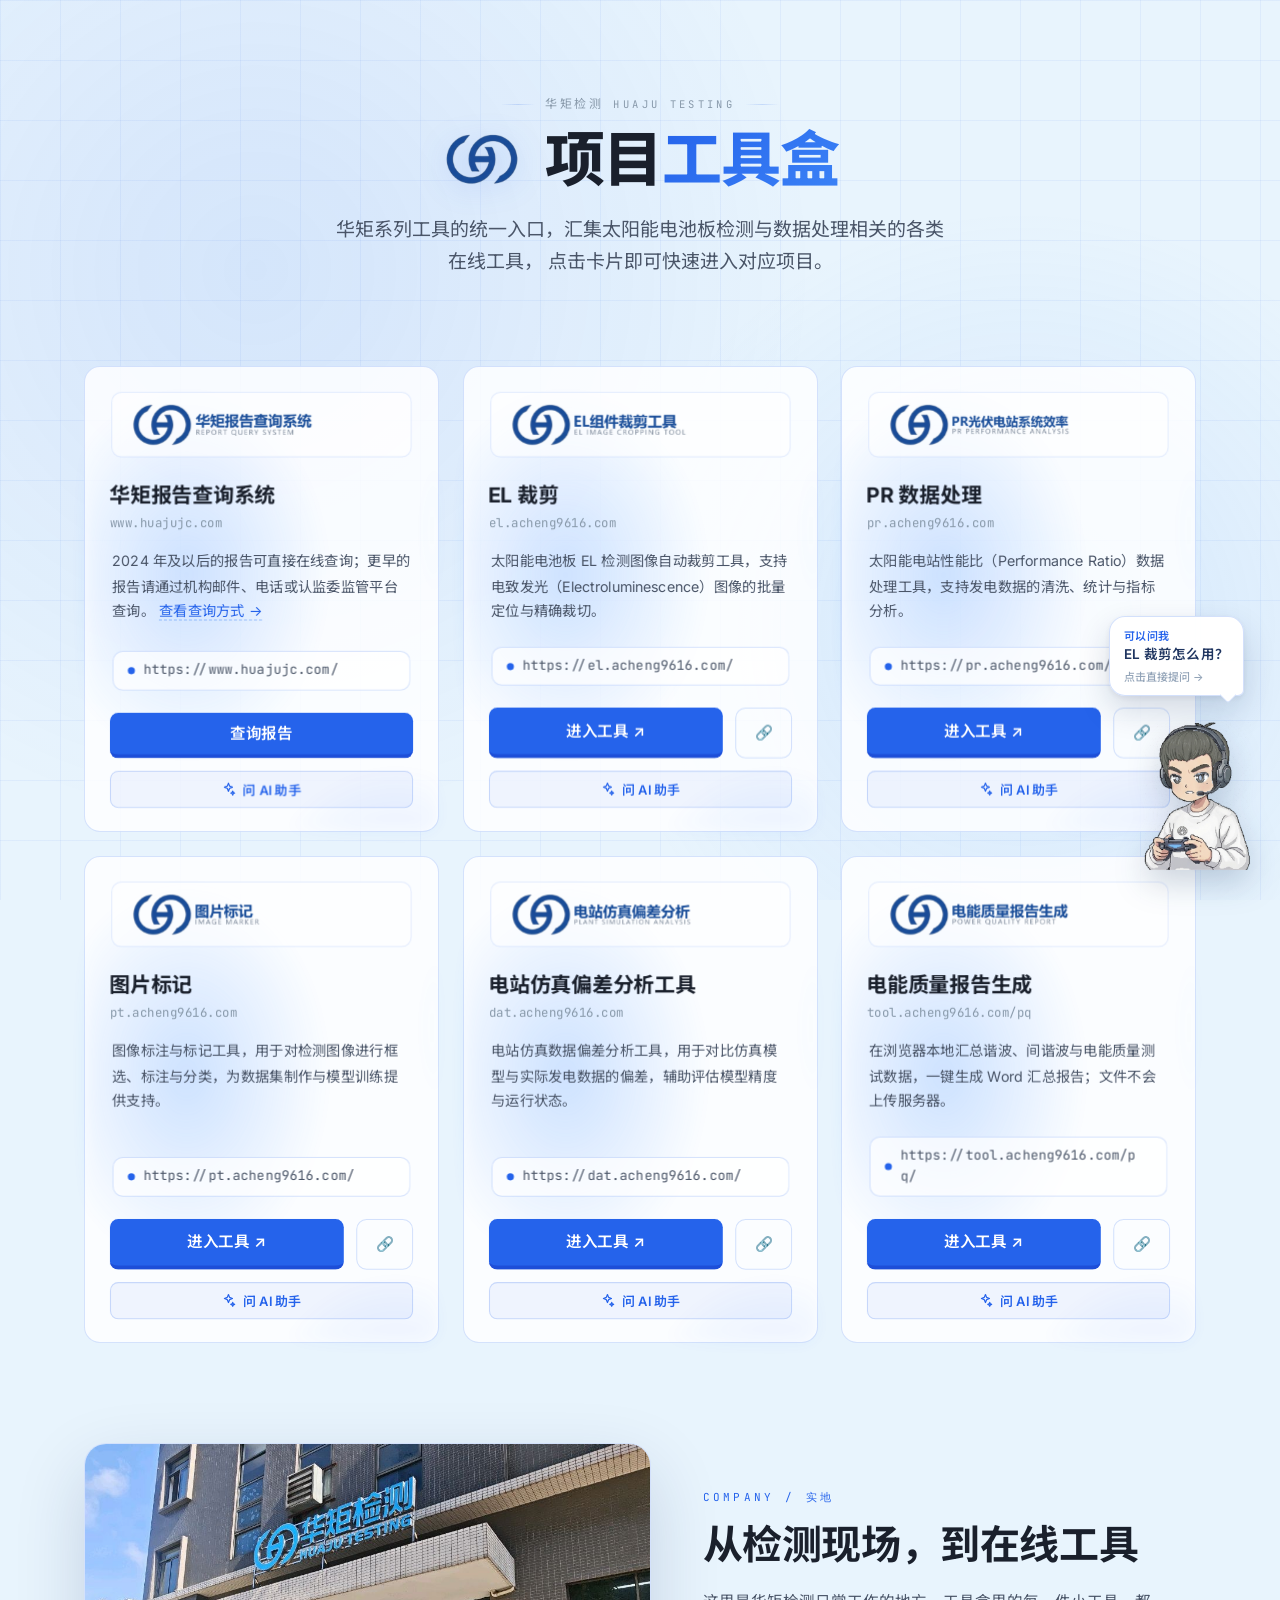
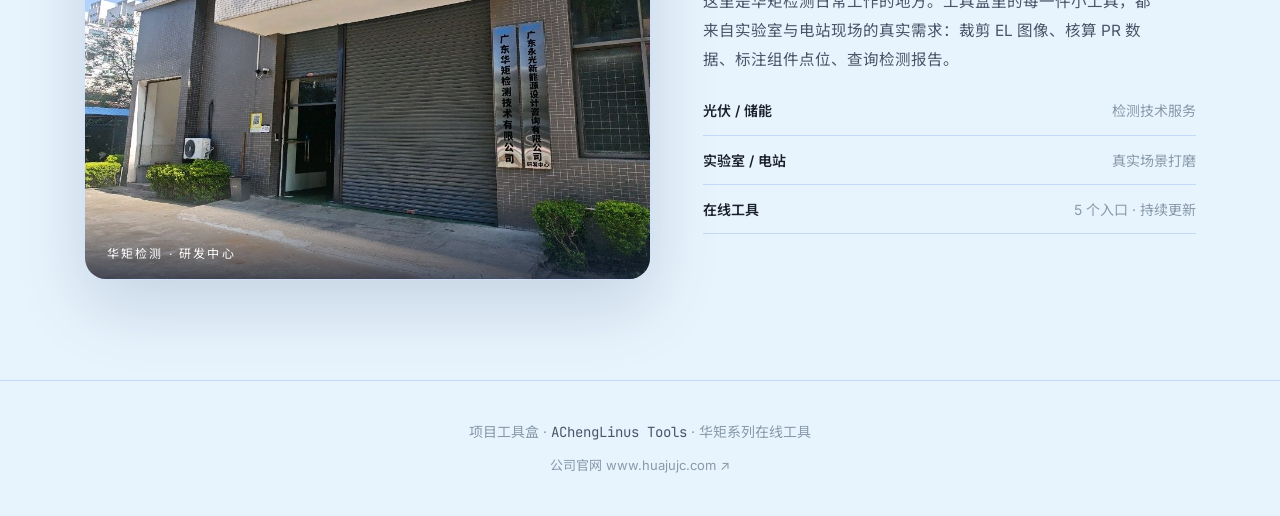
<file: index.html>
<!DOCTYPE html>
<html lang="zh-CN" data-theme="day">
<head>
<meta charset="UTF-8">
<meta name="viewport" content="width=device-width, initial-scale=1.0">
<title>项目工具盒 — 华矩检测 · 光伏 EL 检测与 PR 数据在线工具</title>
<meta name="description" content="华矩检测在线工具盒：光伏电池板 EL 检测图像自动裁剪、PR 性能比数据清洗与报表、检测图像点位标注与偏差分析，浏览器打开即用，无需安装。">
<link rel="canonical" href="https://tool.acheng9616.com/">
<meta name="theme-color" content="#2563eb">
<meta property="og:type" content="website">
<meta property="og:site_name" content="项目工具盒 · 华矩检测">
<meta property="og:title" content="项目工具盒 — 华矩检测 · 光伏 EL 检测与 PR 数据在线工具">
<meta property="og:description" content="光伏电池板 EL 检测图像自动裁剪、PR 性能比数据清洗与报表、检测图像点位标注，浏览器打开即用。">
<meta property="og:url" content="https://tool.acheng9616.com/">
<meta property="og:image" content="https://tool.acheng9616.com/assets/logo.png">
<meta property="og:locale" content="zh_CN">
<meta name="twitter:card" content="summary">
<meta name="twitter:title" content="项目工具盒 — 华矩检测在线工具">
<meta name="twitter:description" content="光伏 EL 检测图像裁剪、PR 性能比数据处理、检测图像标注，浏览器打开即用。">
<script type="application/ld+json">
{
  "@context": "https://schema.org",
  "@graph": [
    {
      "@type": "Organization",
      "@id": "https://tool.acheng9616.com/#org",
      "name": "华矩检测",
      "alternateName": "HUAJU TESTING",
      "url": "https://www.huajujc.com/",
      "logo": "https://tool.acheng9616.com/assets/logo.png"
    },
    {
      "@type": "WebSite",
      "@id": "https://tool.acheng9616.com/#website",
      "url": "https://tool.acheng9616.com/",
      "name": "项目工具盒 — 华矩检测在线工具",
      "inLanguage": "zh-CN",
      "publisher": { "@id": "https://tool.acheng9616.com/#org" }
    },
    {
      "@type": "ItemList",
      "name": "在线工具",
      "itemListElement": [
        { "@type": "ListItem", "position": 1, "name": "EL 裁剪 — 光伏 EL 检测图像自动裁剪", "url": "https://el.acheng9616.com/" },
        { "@type": "ListItem", "position": 2, "name": "PR 数据处理 — 光伏电站性能比解析", "url": "https://pr.acheng9616.com/" },
        { "@type": "ListItem", "position": 3, "name": "图片标记 — 光伏组件 EL 点位标注", "url": "https://pt.acheng9616.com/" }
      ]
    }
  ]
}
</script>
<link rel="icon" type="image/png" sizes="131x96" href="assets/favicon.png">
<link rel="preconnect" href="https://fonts.googleapis.com">
<link href="https://fonts.googleapis.com/css2?family=Inter:wght@400;500;600;700;800&family=JetBrains+Mono:wght@400;500&family=Noto+Sans+SC:wght@400;500;600;700&display=swap" rel="stylesheet">
<style>
:root {
  --bg-primary: #0a0a0f;
  --bg-secondary: #12121a;
  --bg-card: rgba(18, 18, 30, 0.75);
  --bg-card-hover: rgba(30, 30, 50, 0.85);
  --border: rgba(59, 130, 246, 0.12);
  --border-hover: rgba(59, 130, 246, 0.35);
  --text-primary: #e8e8ed;
  --text-secondary: #8888a0;
  --text-muted: #555570;
  --accent: #3b82f6;
  --accent-2: #60a5fa;
  --accent-hover: #2563eb;
  --accent-glow: rgba(59, 130, 246, 0.15);
  --radius: 16px;
  --radius-sm: 10px;
}

/* ===== Day Mode (蓝天白云) ===== */
[data-theme="day"] {
  --bg-primary: #e8f4fd;
  --bg-secondary: #d0e8f7;
  --bg-card: rgba(255, 255, 255, 0.78);
  --bg-card-hover: rgba(255, 255, 255, 0.95);
  --border: rgba(37, 99, 235, 0.18);
  --border-hover: rgba(37, 99, 235, 0.45);
  --text-primary: #1a202c;
  --text-secondary: #4a5568;
  --text-muted: #8899aa;
  --accent: #2563eb;
  --accent-2: #3b82f6;
  --accent-hover: #1d4ed8;
  --accent-glow: rgba(37, 99, 235, 0.10);
}

[data-theme="day"] body::before {
  background:
    radial-gradient(800px circle at 20% 30%, rgba(37, 99, 235, 0.10) 0%, transparent 70%),
    radial-gradient(600px circle at 80% 70%, rgba(96, 165, 250, 0.14) 0%, transparent 70%) !important;
}

[data-theme="day"] .grid-overlay {
  background-image:
    linear-gradient(rgba(37, 99, 235, 0.06) 1px, transparent 1px),
    linear-gradient(90deg, rgba(37, 99, 235, 0.06) 1px, transparent 1px) !important;
}

[data-theme="day"] .card {
  background: rgba(255, 255, 255, 0.82);
}

[data-theme="day"] .card:hover {
  background: rgba(255, 255, 255, 0.96);
}

[data-theme="day"] .brand {
  background: rgba(255, 255, 255, 0.6);
  border-color: rgba(37, 99, 235, 0.12);
}

[data-theme="day"] .domain-tag {
  background: rgba(255, 255, 255, 0.7);
}

* { margin: 0; padding: 0; box-sizing: border-box; }

html {
  scroll-behavior: smooth;
  scrollbar-width: thin;
  scrollbar-color: var(--accent) var(--bg-secondary);
}

body {
  font-family: 'Inter', 'Noto Sans SC', -apple-system, sans-serif;
  background: var(--bg-primary);
  color: var(--text-primary);
  line-height: 1.6;
  min-height: 100vh;
  overflow-x: hidden;
  transition: background-color 0.4s ease, color 0.4s ease;
}

/* Ambient background effect */
body::before {
  content: '';
  position: fixed;
  inset: 0;
  background:
    radial-gradient(800px circle at 20% 30%, rgba(59, 130, 246, 0.05) 0%, transparent 70%),
    radial-gradient(600px circle at 80% 70%, rgba(96, 165, 250, 0.04) 0%, transparent 70%);
  pointer-events: none;
  z-index: 0;
  transition: background 0.4s ease;
}

/* Grid overlay */
.grid-overlay {
  position: fixed;
  inset: 0;
  background-image:
    linear-gradient(rgba(59, 130, 246, 0.03) 1px, transparent 1px),
    linear-gradient(90deg, rgba(59, 130, 246, 0.03) 1px, transparent 1px);
  background-size: 60px 60px;
  pointer-events: none;
  z-index: 0;
  transition: background-image 0.4s ease;
}

.container {
  position: relative;
  z-index: 1;
  max-width: 1160px;
  margin: 0 auto;
  padding: 0 24px;
}

/* ===== Hero ===== */
.hero {
  padding: 96px 0 64px;
  text-align: center;
}

.hero h1 {
  font-size: clamp(36px, 6vw, 60px);
  font-weight: 800;
  line-height: 1.15;
  margin-bottom: 20px;
  letter-spacing: -0.02em;
}

.hero h1 .gradient {
  background: linear-gradient(135deg, var(--accent), var(--accent-2));
  -webkit-background-clip: text;
  -webkit-text-fill-color: transparent;
  background-clip: text;
}

.hero p {
  font-size: clamp(16px, 2vw, 19px);
  color: var(--text-secondary);
  max-width: 620px;
  margin: 0 auto;
  line-height: 1.7;
}

/* ===== 品牌锁定组合（华矩检测 × 项目工具盒） ===== */
.hero-lockup {
  display: inline-block;
  margin-bottom: 20px;
}

.hero .hero-eyebrow {
  display: flex;
  align-items: center;
  justify-content: center;
  gap: 10px;
  margin: 0 0 12px;
  color: var(--text-muted);
  font-size: 12px;
  line-height: 1.4;
  letter-spacing: 0.22em;
}

.hero .hero-eyebrow .en {
  font-family: 'JetBrains Mono', monospace;
  font-size: 10.5px;
  letter-spacing: 0.32em;
}

.hero .hero-eyebrow::before,
.hero .hero-eyebrow::after {
  content: '';
  width: clamp(18px, 4vw, 34px);
  height: 1px;
  background: linear-gradient(90deg, transparent, var(--border), transparent);
}

.hero-title {
  display: flex;
  align-items: center;
  justify-content: center;
  gap: clamp(14px, 2vw, 22px);
  flex-wrap: wrap;
}

.hero-title h1 {
  margin-bottom: 0;
}

.logo-mark {
  display: flex;
  align-items: center;
  justify-content: center;
  flex-shrink: 0;
}

.logo-mark img {
  height: clamp(42px, 5.6vw, 60px);
  width: auto;
  filter: drop-shadow(0 5px 14px rgba(37, 99, 235, 0.18));
  transition: transform 0.5s ease;
}

.hero-lockup:hover .logo-mark img {
  transform: translateY(-2px) scale(1.04);
}

/* ===== Projects Grid ===== */
.projects {
  padding: 24px 0 100px;
}

.projects-grid {
  display: grid;
  grid-template-columns: repeat(auto-fit, minmax(320px, 1fr));
  gap: 24px;
}

.card-wrap {
  perspective: 1200px;
  height: 100%;
}

.card {
  background: var(--bg-card);
  border: 1px solid var(--border);
  border-radius: var(--radius);
  padding: 30px;
  position: relative;
  display: flex;
  flex-direction: column;
  height: 100%;
  transform-style: preserve-3d;
  will-change: transform;
  transition: transform 0.5s ease, border-color 0.3s, background 0.4s ease, box-shadow 0.3s;
}

.card::before {
  content: '';
  position: absolute;
  top: 0; left: 0; right: 0;
  height: 2px;
  background: linear-gradient(90deg, transparent, var(--accent), transparent);
  opacity: 0;
  transition: opacity 0.3s;
}

.card:hover {
  border-color: var(--border-hover);
  transform: translateY(-8px) scale(1.04) rotate3d(0.5, 1, 0, 16deg);
  background: var(--bg-card-hover);
  box-shadow: 0 24px 60px var(--accent-glow);
}

.card:hover::before {
  opacity: 1;
}

/* 3D 分层深度（卡片旋转时产生视差） */
.card .brand { transform: translateZ(30px); }
.card h2 { transform: translateZ(45px); }
.card .sub { transform: translateZ(40px); }
.card p.desc { transform: translateZ(25px); }
.card .domain-tag { transform: translateZ(20px); }
.card .card-actions { transform: translateZ(40px); }

/* 流动画面背景（仿 shader 的墨水/光斑漂移） */
.card::after {
  content: '';
  position: absolute;
  inset: 0;
  border-radius: inherit;
  overflow: hidden;
  z-index: 0;
  pointer-events: none;
  background:
    radial-gradient(42% 42% at 18% 28%, rgba(59, 130, 246, 0.55), transparent 60%),
    radial-gradient(38% 38% at 82% 22%, rgba(96, 165, 250, 0.50), transparent 60%),
    radial-gradient(46% 46% at 55% 82%, rgba(37, 99, 235, 0.50), transparent 62%),
    radial-gradient(34% 34% at 88% 70%, rgba(147, 197, 253, 0.42), transparent 60%);
  background-size: 160% 160%;
  filter: blur(8px) saturate(1.2);
  opacity: 0.4;
  animation: cardFlow 16s ease-in-out infinite alternate;
  transition: opacity 0.5s ease;
}

.card:hover::after {
  opacity: 0.68;
}

@keyframes cardFlow {
  0%   { background-position: 0% 0%, 100% 0%, 50% 100%, 100% 100%; }
  33%  { background-position: 55% 35%, 30% 55%, 85% 20%, 20% 75%; }
  66%  { background-position: 85% 75%, 60% 20%, 15% 45%, 70% 30%; }
  100% { background-position: 100% 100%, 0% 100%, 40% 20%, 90% 15%; }
}

/* 邮戳印章：悬停时浮现名称与日期 */
.postmark {
  position: absolute;
  top: 16px;
  right: 16px;
  z-index: 5;
  width: 72px;
  height: 72px;
  border: 2px dashed var(--accent);
  border-radius: 50%;
  display: flex;
  flex-direction: column;
  align-items: center;
  justify-content: center;
  gap: 2px;
  text-align: center;
  background: var(--accent-glow);
  color: var(--accent);
  transform: translateZ(60px) rotate(14deg) scale(0.5);
  opacity: 0;
  pointer-events: none;
  transition: opacity 0.45s ease, transform 0.55s cubic-bezier(0.34, 1.56, 0.64, 1);
}

.postmark .pm-name {
  font-size: 16px;
  font-weight: 800;
  line-height: 1;
  letter-spacing: 0.05em;
}

.postmark .pm-date {
  font-size: 9px;
  font-weight: 700;
  letter-spacing: 0.12em;
  opacity: 0.85;
}

.card:hover .postmark {
  opacity: 1;
  transform: translateZ(70px) rotate(-6deg) scale(1);
}

/* 品牌 logo 区域 */
.brand {
  display: flex;
  align-items: center;
  height: 64px;
  padding: 0 16px;
  margin-bottom: 22px;
  background: var(--bg-secondary);
  border: 1px solid var(--border);
  border-radius: var(--radius-sm);
  transition: background 0.4s ease, border-color 0.4s ease;
}

.brand img {
  max-height: 44px;
  max-width: 100%;
  width: auto;
  height: auto;
  object-fit: contain;
  display: block;
}

.card h2 {
  font-size: 20px;
  font-weight: 700;
  margin-bottom: 2px;
}

.card .sub {
  font-size: 12px;
  color: var(--text-muted);
  font-family: 'JetBrains Mono', monospace;
  letter-spacing: 0.02em;
  margin-bottom: 14px;
  display: block;
}

.card p.desc {
  font-size: 14px;
  color: var(--text-secondary);
  line-height: 1.75;
  margin-bottom: 22px;
  flex-grow: 1;
}

.domain-tag {
  display: inline-flex;
  align-items: center;
  gap: 8px;
  padding: 8px 14px;
  background: var(--bg-secondary);
  border: 1px solid var(--border);
  border-radius: var(--radius-sm);
  font-family: 'JetBrains Mono', monospace;
  font-size: 13px;
  color: var(--text-secondary);
  margin-bottom: 20px;
  transition: background 0.4s ease, border-color 0.4s ease;
  word-break: break-all;
}

.domain-tag .dot {
  width: 7px;
  height: 7px;
  border-radius: 50%;
  background: var(--accent);
  flex-shrink: 0;
}

.card-actions {
  display: flex;
  gap: 12px;
}

.btn-primary {
  flex: 1;
  display: inline-flex;
  align-items: center;
  justify-content: center;
  gap: 8px;
  padding: 8px 24px;
  background: var(--accent);
  color: #fff;
  border: none;
  border-bottom: 4px solid var(--accent-hover);
  border-radius: 8px;
  font-size: 15px;
  font-weight: 600;
  cursor: pointer;
  transition: all 0.2s;
  text-decoration: none;
  font-family: inherit;
}

.btn-primary:hover {
  filter: brightness(1.1);
  transform: translateY(-1px);
  border-bottom-width: 6px;
}

.btn-primary:active {
  filter: brightness(0.9);
  transform: translateY(2px);
  border-bottom-width: 2px;
}

.btn-ghost {
  display: inline-flex;
  align-items: center;
  justify-content: center;
  padding: 12px 18px;
  background: transparent;
  color: var(--text-primary);
  border: 1px solid var(--border);
  border-radius: var(--radius-sm);
  font-size: 14px;
  font-weight: 500;
  cursor: pointer;
  transition: all 0.2s;
  text-decoration: none;
  font-family: inherit;
  white-space: nowrap;
}

.btn-ghost:hover {
  border-color: var(--border-hover);
  background: var(--bg-card);
  transform: translateY(-2px);
}

/* ===== 公司实景 ===== */
.office {
  padding: 0 0 100px;
}

.office-inner {
  display: grid;
  grid-template-columns: 1.15fr 1fr;
  gap: clamp(24px, 4vw, 56px);
  align-items: center;
}

.office-photo {
  position: relative;
  margin: 0;
  border-radius: 22px;
  overflow: hidden;
  border: 1px solid var(--border);
  background: var(--bg-card);
  box-shadow: 0 26px 70px rgba(15, 40, 90, 0.16);
}

.office-photo img {
  display: block;
  width: 100%;
  height: clamp(280px, 34vw, 440px);
  object-fit: cover;
  object-position: center 42%;
  transform: scale(1.01);
  transition: transform 0.8s ease;
}

.office-photo:hover img {
  transform: scale(1.05);
}

.office-photo figcaption {
  position: absolute;
  left: 0;
  right: 0;
  bottom: 0;
  padding: 44px 22px 16px;
  font-size: 12px;
  letter-spacing: 0.18em;
  color: #fff;
  background: linear-gradient(180deg, transparent, rgba(8, 22, 46, 0.72));
}

.office-kicker {
  margin-bottom: 14px;
  font-family: 'JetBrains Mono', monospace;
  font-size: 11px;
  letter-spacing: 0.3em;
  color: var(--accent);
}

.office h2 {
  margin-bottom: 18px;
  font-size: clamp(26px, 3.4vw, 40px);
  line-height: 1.25;
  letter-spacing: -0.01em;
}

.office-desc {
  max-width: 46ch;
  margin-bottom: 26px;
  font-size: 15.5px;
  line-height: 1.85;
  color: var(--text-secondary);
}

.office-facts {
  list-style: none;
  display: grid;
  gap: 14px;
}

.office-facts li {
  display: flex;
  justify-content: space-between;
  gap: 16px;
  padding-bottom: 12px;
  border-bottom: 1px solid var(--border);
  font-size: 14px;
}

.office-facts strong {
  font-weight: 600;
  color: var(--text-primary);
}

.office-facts span {
  color: var(--text-muted);
}

/* ===== Footer ===== */
.footer {
  border-top: 1px solid var(--border);
  padding: 40px 0;
  text-align: center;
  transition: border-color 0.4s ease;
}

.footer p {
  font-size: 14px;
  color: var(--text-muted);
}

.footer .mono {
  font-family: 'JetBrains Mono', monospace;
  color: var(--text-secondary);
}

.footer-site {
  margin-top: 10px;
}

.footer-site a {
  font-size: 13px;
  color: var(--text-muted);
  text-decoration: none;
  transition: color 0.3s ease;
}

.footer-site a:hover {
  color: var(--accent);
}

/* ===== Version Choice Modal ===== */
.modal-overlay {
  position: fixed;
  inset: 0;
  z-index: 2000;
  background: rgba(0, 0, 0, 0.6);
  backdrop-filter: blur(6px);
  -webkit-backdrop-filter: blur(6px);
  display: none;
  align-items: center;
  justify-content: center;
  padding: 24px;
}

.modal-overlay.open {
  display: flex;
}

.modal-box {
  background: var(--bg-card);
  border: 1px solid var(--border);
  border-radius: var(--radius);
  padding: 32px;
  max-width: 520px;
  width: 100%;
  box-shadow: 0 20px 60px rgba(0, 0, 0, 0.4);
  backdrop-filter: blur(10px);
  -webkit-backdrop-filter: blur(10px);
}

.modal-box h3 {
  font-size: 18px;
  font-weight: 600;
  margin-bottom: 12px;
}

.modal-box p.sub {
  font-size: 14px;
  color: var(--text-secondary);
  line-height: 1.7;
  margin-bottom: 20px;
}

.version-cards {
  display: grid;
  grid-template-columns: 1fr 1fr;
  gap: 16px;
  margin-bottom: 8px;
}

.version-card {
  background: var(--bg-card);
  border: 1px solid var(--border);
  border-radius: var(--radius-sm);
  padding: 24px 20px;
  text-align: center;
  cursor: pointer;
  transition: all 0.25s;
  text-decoration: none;
  color: var(--text-primary);
  display: block;
}

.version-card:hover {
  border-color: var(--accent);
  background: var(--bg-card-hover);
  transform: translateY(-3px);
  box-shadow: 0 8px 28px var(--accent-glow);
}

.version-card .vc-icon {
  font-size: 36px;
  margin-bottom: 12px;
  display: block;
}

.version-card .vc-label {
  font-size: 15px;
  font-weight: 600;
  margin-bottom: 6px;
  display: block;
}

.version-card .vc-hint {
  font-size: 12px;
  color: var(--text-muted);
  line-height: 1.5;
  display: block;
}

.modal-actions {
  display: flex;
  gap: 12px;
  justify-content: flex-end;
  margin-top: 16px;
}

.modal-cancel {
  padding: 10px 24px;
  font-size: 14px;
  background: transparent;
  color: var(--text-primary);
  border: 1px solid var(--border);
  border-radius: var(--radius-sm);
  font-weight: 500;
  cursor: pointer;
  transition: all 0.2s;
  font-family: inherit;
}

.modal-cancel:hover {
  border-color: var(--border-hover);
  background: var(--bg-card);
}

/* ===== Password Modal ===== */
.pwd-input {
  width: 100%;
  padding: 12px 16px;
  background: var(--bg-secondary);
  border: 1px solid var(--border);
  border-radius: var(--radius-sm);
  color: var(--text-primary);
  font-size: 15px;
  font-family: inherit;
  margin-bottom: 8px;
  outline: none;
  transition: border-color 0.2s;
}

.pwd-input:focus {
  border-color: var(--accent);
}

.pwd-error {
  color: #ef4444;
  font-size: 13px;
  margin-bottom: 8px;
  display: none;
}

/* ===== Report Query Modal ===== */
.report-info {
  font-size: 14px;
  color: var(--text-secondary);
  line-height: 1.8;
}

.report-info strong {
  color: var(--text-primary);
  font-weight: 600;
}

.report-info ol {
  margin: 6px 0 16px;
  padding-left: 22px;
}

.report-info li {
  margin-bottom: 6px;
}

.report-info p {
  margin-bottom: 6px;
}

.report-info p:last-child {
  margin-bottom: 0;
}

.report-info a,
.desc-link {
  color: var(--accent);
  text-decoration: none;
  border-bottom: 1px dashed rgba(59, 130, 246, 0.45);
  transition: border-bottom-color 0.2s;
}

.report-info a:hover,
.desc-link:hover {
  border-bottom-color: var(--accent);
}

.desc-link {
  white-space: nowrap;
}

@media (max-width: 600px) {
  .version-cards { grid-template-columns: 1fr; }
}

/* ===== Scroll Animations ===== */
.fade-in {
  opacity: 0;
  transform: translateY(24px);
  transition: opacity 0.6s ease, transform 0.6s ease;
}

.fade-in.visible {
  opacity: 1;
  transform: translateY(0);
}

/* 片头结束后会程序化聚焦标题（读屏用），不需要焦点框 */
#heroTitle:focus {
  outline: none;
}

/* ===== Responsive ===== */
@media (max-width: 600px) {
  .hero { padding: 80px 0 48px; }
  .hero h1 { font-size: 32px; }
  .hero-title { gap: 14px; }
  .office { padding: 0 0 72px; }
  .office-inner { grid-template-columns: 1fr; }
  .office-photo img { height: 260px; }
  .office-desc { font-size: 14.5px; }
  .office-facts li { font-size: 13px; }
  .card-actions { flex-direction: column; }
  .card { padding: 26px 22px; }
}
</style>
<link rel="stylesheet" href="intro.css">
<link rel="stylesheet" href="rag/assistant.css">
</head>
<body class="intro-active">

<noscript>
  <style>
    /* 无 JS 时直接让位给工具页，避免被片头锁住 */
    .intro { display: none !important; }
    body.intro-active { overflow: auto !important; }
  </style>
</noscript>

<!-- ===== 华矩（ESC / 跳过片头 立即进入，页脚可重播） ===== -->
<section class="intro" id="intro" aria-label="华矩检测品牌片头">
  <div class="intro-bg" aria-hidden="true">
    <div class="bg-orb bg-orb-a"></div>
    <div class="bg-orb bg-orb-b"></div>
    <div class="bg-grid"></div>
    <div class="bg-horizon"></div>
    <div class="bg-noise"></div>
  </div>

  <canvas id="energy-canvas" class="energy-canvas" aria-hidden="true"></canvas>

  <div class="intro-chrome" aria-hidden="true">
    <div class="chrome-top">
      <span class="chrome-brand">HUAJU <i>/</i> TESTING</span>
      <span class="chrome-center"><i></i> BRAND INTRO <i></i></span>
      <span class="chrome-sector">PV · ESS · TESTING</span>
    </div>
    <div class="chrome-bottom">
      <span>PRECISION / DATA / RELIABILITY</span>
      <span>HJ — 001</span>
    </div>
    <span class="corner corner-tl"></span>
    <span class="corner corner-tr"></span>
    <span class="corner corner-bl"></span>
    <span class="corner corner-br"></span>
  </div>

  <div class="intro-stage">
    <div class="mark-stage">
      <div class="orbit" aria-hidden="true">
        <span class="orbit-ring orbit-ring-outer"></span>
        <span class="orbit-ring orbit-ring-inner"></span>
        <span class="orbit-ticks"></span>
        <span class="orbit-sweep"></span>
        <span class="orbit-axis orbit-axis-x"></span>
        <span class="orbit-axis orbit-axis-y"></span>
        <span class="orbit-node node-1"></span>
        <span class="orbit-node node-2"></span>
        <span class="orbit-node node-3"></span>
        <span class="orbit-node node-4"></span>
        <span class="orbit-label label-n">PV <i>/</i> 01</span>
        <span class="orbit-label label-e">ESS <i>/</i> 02</span>
        <span class="orbit-label label-w">TEST <i>/</i> 03</span>
        <span class="orbit-readout readout-left">SYS.READY</span>
        <span class="orbit-readout readout-right">SCAN.ON</span>
      </div>

      <div class="emblem-wrap">
        <span class="emblem-glow" aria-hidden="true"></span>
        <span class="emblem" role="img" aria-label="华矩检测标识"></span>
        <span class="emblem-scan" aria-hidden="true"></span>
      </div>
    </div>

    <div class="intro-wordmark">
      <span class="wordmark-cn" role="img" aria-label="华矩检测"></span>
      <span class="wordmark-en" role="img" aria-label="HUAJU TESTING"></span>
    </div>

    <div class="intro-divider" aria-hidden="true"></div>

    <p class="intro-sectors"><span>光伏</span><i></i><span>储能</span><i></i><span>检测</span></p>
  </div>

  <div class="intro-footer">
    <div class="intro-progress" aria-hidden="true"><span></span></div>
    <div class="intro-footer-row">
      <span class="intro-status">BRAND IDENTIFICATION / 001</span>
      <button type="button" class="skip-intro" id="skipIntro">跳过片头 <span>[ 点击任意处 ]</span></button>
      <span class="intro-year">MMXXVI</span>
    </div>
  </div>
</section>

<!-- ===== 工具页主体（片头期间 inert） ===== -->
<div id="site">

<div class="grid-overlay"></div>

<!-- ===== Hero ===== -->
<header class="hero">
  <div class="container">
    <div class="hero-lockup fade-in">
      <p class="hero-eyebrow">华矩检测 <span class="en">HUAJU TESTING</span></p>
      <div class="hero-title">
        <span class="logo-mark" aria-hidden="true"><img src="assets/logo-mark.png" alt=""></span>
        <h1 id="heroTitle" tabindex="-1">项目<span class="gradient">工具盒</span></h1>
      </div>
    </div>
    <p class="fade-in">
      华矩系列工具的统一入口，汇集太阳能电池板检测与数据处理相关的各类在线工具，
      点击卡片即可快速进入对应项目。
    </p>
  </div>
</header>

<!-- ===== Projects ===== -->
<section class="projects">
  <div class="container">
    <div class="projects-grid">

      <!-- 华矩报告查询系统 -->
      <div class="card-wrap fade-in">
        <div class="card">
          <div class="postmark">
            <span class="pm-name">RPT</span>
            <span class="pm-date">2026</span>
          </div>
          <div class="brand">
            <img src="assets/report-logo.png" alt="华矩报告查询系统：华矩检测报告在线查询入口">
          </div>
          <h2>华矩报告查询系统</h2>
          <span class="sub">www.huajujc.com</span>
          <p class="desc">
            2024 年及以后的报告可直接在线查询；更早的报告请通过机构邮件、电话或认监委监管平台查询。
            <a class="desc-link" href="javascript:void(0)" onclick="showReportModal()">查看查询方式 →</a>
          </p>
          <div class="domain-tag"><span class="dot"></span>https://www.huajujc.com/</div>
          <div class="card-actions">
            <a class="btn-primary" href="https://kdocs.cn/office/d/323730395367?share_id=Q0UUQfpKB1UUVn" target="_blank" rel="noopener">查询报告</a>
            <button class="btn-ask" type="button" data-ask="华矩报告查询系统怎么查报告？" title="问 AI：华矩报告查询系统怎么查报告？">
              <svg viewBox="0 0 24 24" fill="none" stroke="currentColor" stroke-width="1.9" stroke-linecap="round" stroke-linejoin="round" aria-hidden="true"><path d="M12 3.2l1.8 4.4 4.4 1.8-4.4 1.8L12 15.6l-1.8-4.4L5.8 9.4l4.4-1.8L12 3.2z"/><path d="M18.6 15.4l.9 2.1 2.1.9-2.1.9-.9 2.1-.9-2.1-2.1-.9 2.1-.9.9-2.1z"/></svg>
              <span>问 AI 助手</span>
            </button>
          </div>
        </div>
      </div>

      <!-- EL 裁剪 -->
      <div class="card-wrap fade-in">
        <div class="card">
          <div class="postmark">
            <span class="pm-name">EL</span>
            <span class="pm-date">2026</span>
          </div>
          <div class="brand">
            <img src="assets/el-logo.png" alt="EL 裁剪：光伏电池板 EL 检测图像自动裁剪工具">
          </div>
          <h2>EL 裁剪</h2>
          <span class="sub">el.acheng9616.com</span>
          <p class="desc">
            太阳能电池板 EL 检测图像自动裁剪工具，支持电致发光（Electroluminescence）图像的批量定位与精确裁切。
          </p>
          <div class="domain-tag"><span class="dot"></span>https://el.acheng9616.com/</div>
          <div class="card-actions">
            <a class="btn-primary" href="javascript:void(0)" onclick="showVersionModal()">进入工具 ↗</a>
            <a class="btn-ghost" href="https://el.acheng9616.com/" target="_blank" rel="noopener">🔗</a>
            <button class="btn-ask" type="button" data-ask="EL 裁剪工具怎么使用？" title="问 AI：EL 裁剪工具怎么使用？">
              <svg viewBox="0 0 24 24" fill="none" stroke="currentColor" stroke-width="1.9" stroke-linecap="round" stroke-linejoin="round" aria-hidden="true"><path d="M12 3.2l1.8 4.4 4.4 1.8-4.4 1.8L12 15.6l-1.8-4.4L5.8 9.4l4.4-1.8L12 3.2z"/><path d="M18.6 15.4l.9 2.1 2.1.9-2.1.9-.9 2.1-.9-2.1-2.1-.9 2.1-.9.9-2.1z"/></svg>
              <span>问 AI 助手</span>
            </button>
          </div>
        </div>
      </div>

      <!-- PR 数据处理 -->
      <div class="card-wrap fade-in">
        <div class="card">
          <div class="postmark">
            <span class="pm-name">PR</span>
            <span class="pm-date">2026</span>
          </div>
          <div class="brand">
            <img src="assets/pr-logo.png" alt="PR 数据处理：光伏电站性能比数据解析工具">
          </div>
          <h2>PR 数据处理</h2>
          <span class="sub">pr.acheng9616.com</span>
          <p class="desc">
            太阳能电站性能比（Performance Ratio）数据处理工具，支持发电数据的清洗、统计与指标分析。
          </p>
          <div class="domain-tag"><span class="dot"></span>https://pr.acheng9616.com/</div>
          <div class="card-actions">
            <a class="btn-primary" href="https://pr.acheng9616.com/" target="_blank" rel="noopener">进入工具 ↗</a>
            <a class="btn-ghost" href="https://pr.acheng9616.com/" target="_blank" rel="noopener">🔗</a>
            <button class="btn-ask" type="button" data-ask="PR 数据处理工具怎么导入数据？" title="问 AI：PR 数据处理工具怎么导入数据？">
              <svg viewBox="0 0 24 24" fill="none" stroke="currentColor" stroke-width="1.9" stroke-linecap="round" stroke-linejoin="round" aria-hidden="true"><path d="M12 3.2l1.8 4.4 4.4 1.8-4.4 1.8L12 15.6l-1.8-4.4L5.8 9.4l4.4-1.8L12 3.2z"/><path d="M18.6 15.4l.9 2.1 2.1.9-2.1.9-.9 2.1-.9-2.1-2.1-.9 2.1-.9.9-2.1z"/></svg>
              <span>问 AI 助手</span>
            </button>
          </div>
        </div>
      </div>

      <!-- 图片标记 -->
      <div class="card-wrap fade-in">
        <div class="card">
          <div class="postmark">
            <span class="pm-name">PT</span>
            <span class="pm-date">2026</span>
          </div>
          <div class="brand">
            <img src="assets/pt-logo.png" alt="图片标记：光伏组件 EL 检测图像点位标注工具">
          </div>
          <h2>图片标记</h2>
          <span class="sub">pt.acheng9616.com</span>
          <p class="desc">
            图像标注与标记工具，用于对检测图像进行框选、标注与分类，为数据集制作与模型训练提供支持。
          </p>
          <div class="domain-tag"><span class="dot"></span>https://pt.acheng9616.com/</div>
          <div class="card-actions">
            <a class="btn-primary" href="https://pt.acheng9616.com/" target="_blank" rel="noopener">进入工具 ↗</a>
            <a class="btn-ghost" href="https://pt.acheng9616.com/" target="_blank" rel="noopener">🔗</a>
            <button class="btn-ask" type="button" data-ask="图片标记工具支持哪些图片格式？" title="问 AI：图片标记工具支持哪些图片格式？">
              <svg viewBox="0 0 24 24" fill="none" stroke="currentColor" stroke-width="1.9" stroke-linecap="round" stroke-linejoin="round" aria-hidden="true"><path d="M12 3.2l1.8 4.4 4.4 1.8-4.4 1.8L12 15.6l-1.8-4.4L5.8 9.4l4.4-1.8L12 3.2z"/><path d="M18.6 15.4l.9 2.1 2.1.9-2.1.9-.9 2.1-.9-2.1-2.1-.9 2.1-.9.9-2.1z"/></svg>
              <span>问 AI 助手</span>
            </button>
          </div>
        </div>
      </div>

      <!-- 电站仿真偏差分析工具 -->
      <div class="card-wrap fade-in">
        <div class="card">
          <div class="postmark">
            <span class="pm-name">DAT</span>
            <span class="pm-date">2026</span>
          </div>
          <div class="brand">
            <img src="assets/dev-logo.png" alt="电站仿真偏差分析：光伏电站发电偏差分析工具">
          </div>
          <h2>电站仿真偏差分析工具</h2>
          <span class="sub">dat.acheng9616.com</span>
          <p class="desc">
            电站仿真数据偏差分析工具，用于对比仿真模型与实际发电数据的偏差，辅助评估模型精度与运行状态。
          </p>
          <div class="domain-tag"><span class="dot"></span>https://dat.acheng9616.com/</div>
          <div class="card-actions">
            <a class="btn-primary" href="javascript:void(0)" onclick="showPasswordModal()">进入工具 ↗</a>
            <a class="btn-ghost" href="javascript:void(0)" onclick="showPasswordModal()">🔗</a>
            <button class="btn-ask" type="button" data-ask="电站仿真偏差分析工具怎么用？" title="问 AI：电站仿真偏差分析工具怎么用？">
              <svg viewBox="0 0 24 24" fill="none" stroke="currentColor" stroke-width="1.9" stroke-linecap="round" stroke-linejoin="round" aria-hidden="true"><path d="M12 3.2l1.8 4.4 4.4 1.8-4.4 1.8L12 15.6l-1.8-4.4L5.8 9.4l4.4-1.8L12 3.2z"/><path d="M18.6 15.4l.9 2.1 2.1.9-2.1.9-.9 2.1-.9-2.1-2.1-.9 2.1-.9.9-2.1z"/></svg>
              <span>问 AI 助手</span>
            </button>
          </div>
        </div>
      </div>

      <!-- 电能质量报告生成工具（纯浏览器版） -->
      <div class="card-wrap fade-in">
        <div class="card">
          <div class="postmark">
            <span class="pm-name">PQR</span>
            <span class="pm-date">2026</span>
          </div>
          <div class="brand">
            <img src="assets/pq-logo.png" alt="电能质量报告生成工具：在浏览器内汇总测试数据并生成 Word 报告">
          </div>
          <h2>电能质量报告生成</h2>
          <span class="sub">tool.acheng9616.com/pq</span>
          <p class="desc">
            在浏览器本地汇总谐波、间谐波与电能质量测试数据，一键生成 Word 汇总报告；文件不会上传服务器。
          </p>
          <div class="domain-tag"><span class="dot"></span>https://tool.acheng9616.com/pq/</div>
          <div class="card-actions">
            <a class="btn-primary" href="pq/" target="_blank" rel="noopener">进入工具 ↗</a>
            <a class="btn-ghost" href="pq/" target="_blank" rel="noopener" aria-label="打开电能质量报告生成工具">🔗</a>
            <button class="btn-ask" type="button" data-ask="电能质量报告生成工具怎么用？" title="问 AI：电能质量报告生成工具怎么用？">
              <svg viewBox="0 0 24 24" fill="none" stroke="currentColor" stroke-width="1.9" stroke-linecap="round" stroke-linejoin="round" aria-hidden="true"><path d="M12 3.2l1.8 4.4 4.4 1.8-4.4 1.8L12 15.6l-1.8-4.4L5.8 9.4l4.4-1.8L12 3.2z"/><path d="M18.6 15.4l.9 2.1 2.1.9-2.1.9-.9 2.1-.9-2.1-2.1-.9 2.1-.9.9-2.1z"/></svg>
              <span>问 AI 助手</span>
            </button>
          </div>
        </div>
      </div>

    </div>
  </div>
</section>

<!-- ===== 公司实景 ===== -->
<section class="office">
  <div class="container office-inner">
    <figure class="office-photo fade-in">
      <img src="assets/office.jpg" alt="华矩检测公司门口实景：外墙「华矩检测 HUAJU TESTING」标牌与检测研发中心入口" loading="lazy">
      <figcaption>华矩检测 · 研发中心</figcaption>
    </figure>
    <div class="office-copy fade-in">
      <p class="office-kicker">COMPANY / 实地</p>
      <h2>从检测现场，到在线工具</h2>
      <p class="office-desc">
        这里是华矩检测日常工作的地方。工具盒里的每一件小工具，都来自实验室与电站现场的真实需求：裁剪 EL 图像、核算 PR 数据、标注组件点位、查询检测报告。
      </p>
      <ul class="office-facts">
        <li><strong>光伏 / 储能</strong><span>检测技术服务</span></li>
        <li><strong>实验室 / 电站</strong><span>真实场景打磨</span></li>
        <li><strong>在线工具</strong><span>5 个入口 · 持续更新</span></li>
      </ul>
    </div>
  </div>
</section>

<!-- ===== Footer ===== -->
<footer class="footer">
  <div class="container">
    <p>项目工具盒 · <span class="mono">AChengLinus Tools</span> · 华矩系列在线工具</p>
    <p class="footer-site"><a href="https://www.huajujc.com" target="_blank" rel="noopener">公司官网 www.huajujc.com ↗</a></p>
  </div>
</footer>

<!-- ===== Version Choice Modal ===== -->
<div class="modal-overlay" id="versionModal" onclick="if(event.target===this)closeVersionModal()">
  <div class="modal-box">
    <h3>选择使用方式</h3>
    <p class="sub">请选择适合您的方式使用华矩EL裁剪工具。</p>
    <div class="version-cards">
      <a href="javascript:void(0)" class="version-card" onclick="goServer()">
        <span class="vc-icon">🌐</span>
        <span class="vc-label">服务器版（局域网）</span>
        <span class="vc-hint">部署在实验室的局域网服务器，无需安装</span>
      </a>
      <a href="javascript:void(0)" class="version-card" onclick="goOffline()">
        <span class="vc-icon">💻</span>
        <span class="vc-label">下载离线版</span>
        <span class="vc-hint">下载到本机使用，双击 EXE 启动<br>适合外网/远程办公场景</span>
      </a>
    </div>
    <div class="modal-actions">
      <button class="modal-cancel" onclick="closeVersionModal()">取消</button>
    </div>
  </div>
</div>

<!-- ===== Password Modal ===== -->
<div class="modal-overlay" id="passwordModal" onclick="if(event.target===this)closePasswordModal()">
  <div class="modal-box">
    <h3>输入访问密码</h3>
    <p class="sub">电站仿真偏差分析工具受密码保护，请输入密码后进入。<br>该密码请向 <strong>AChengLinus</strong> 获取。</p>
    <input type="password" id="pwdInput" class="pwd-input" placeholder="请输入访问密码" autocomplete="off" onkeydown="if(event.key==='Enter')checkPassword()">
    <p class="pwd-error" id="pwdError">密码错误，请重试。</p>
    <div class="modal-actions">
      <button class="modal-cancel" onclick="closePasswordModal()">取消</button>
      <button class="btn-primary" style="flex:none;" onclick="checkPassword()">确认进入</button>
    </div>
  </div>
</div>

<!-- ===== Report Query Modal ===== -->
<div class="modal-overlay" id="reportModal" onclick="if(event.target===this)closeReportModal()">
  <div class="modal-box">
    <h3>报告查询</h3>
    <p class="sub">2024 年及以后的报告支持在线查询；更早的报告请通过以下方式获取。</p>
    <div class="report-info">
      <p><strong>2024 年之前的报告：</strong></p>
      <ol>
        <li>通过我机构的邮件、电话查询（联系方式见 <a href="https://www.huajujc.com" target="_blank" rel="noopener">华矩检测官网</a>）；</li>
        <li>通过 <a href="https://cx.cnca.cn/" target="_blank" rel="noopener">认监委监管平台</a> 查询。</li>
      </ol>
      <p><strong>2024 年之后的报告：</strong>除上述方式外，还可以直接点击下方按钮，通过金山文档在线查询。</p>
    </div>
    <div class="modal-actions">
      <button class="modal-cancel" onclick="closeReportModal()">关闭</button>
      <a class="btn-primary" style="flex:none;" href="https://kdocs.cn/office/d/323730395367?share_id=Q0UUQfpKB1UUVn" target="_blank" rel="noopener">点击查询 ↗</a>
    </div>
  </div>
</div>
</div><!-- /#site -->

<script>
// ===== Version Choice Modal =====
function showVersionModal() {
  document.getElementById('versionModal').classList.add('open');
}
function closeVersionModal() {
  document.getElementById('versionModal').classList.remove('open');
}
function goServer() {
  window.open('http://192.168.3.119:15789', '_blank');
  closeVersionModal();
}
function goOffline() {
  window.open('https://ug.link/acheng9616/filemgr/share-download/?id=98f5b410141245c7aefb0f5822416301', '_blank');
  closeVersionModal();
}

// ===== Password Modal =====
function showPasswordModal() {
  document.getElementById('passwordModal').classList.add('open');
  document.getElementById('pwdInput').value = '';
  document.getElementById('pwdError').style.display = 'none';
  setTimeout(function () { document.getElementById('pwdInput').focus(); }, 100);
}
function closePasswordModal() {
  document.getElementById('passwordModal').classList.remove('open');
}
function checkPassword() {
  var v = document.getElementById('pwdInput').value;
  if (v === 'hjjc') {
    closePasswordModal();
    window.open('https://ug.link/acheng9616/filemgr/share-download/?id=d36c5e1a51774e5090649779e7b5c235', '_blank');
  } else {
    document.getElementById('pwdError').style.display = 'block';
  }
}

// ===== Report Query Modal =====
function showReportModal() {
  document.getElementById('reportModal').classList.add('open');
}
function closeReportModal() {
  document.getElementById('reportModal').classList.remove('open');
}

document.addEventListener('keydown', function (e) {
  if (e.key === 'Escape') {
    closeVersionModal();
    closePasswordModal();
    closeReportModal();
  }
});

// ===== 滚动入场动画（片头让位后才启动，保留 80ms 递进） =====
(function () {
  const items = document.querySelectorAll('.fade-in');
  let started = false;

  function reveal() {
    if (started) return;
    started = true;

    if (!('IntersectionObserver' in window)) {
      items.forEach(function (el) { el.classList.add('visible'); });
      return;
    }
    const io = new IntersectionObserver(function (entries) {
      entries.forEach(function (entry) {
        if (entry.isIntersecting) {
          entry.target.classList.add('visible');
          io.unobserve(entry.target);
        }
      });
    }, { threshold: 0.12 });
    items.forEach(function (el, i) {
      // 卡片依次错开，形成渐次入场
      el.style.transitionDelay = (i * 80) + 'ms';
      io.observe(el);
    });
  }

  // 重播片头时先收回入场状态，让同一套递进动效再播一次
  window.addEventListener('intro-replay', function () {
    started = false;
    items.forEach(function (el) { el.classList.remove('visible'); });
  });

  // body.intro-active 表示片头正在播放：等片头开始退场时再入场
  if (document.body.classList.contains('intro-active')) {
    window.addEventListener('site-ready', reveal);
    // 兜底：万一片头脚本异常未派发事件，8 秒后自行放行
    window.setTimeout(function () {
      if (!document.body.classList.contains('intro-active')) reveal();
    }, 8000);
  } else {
    reveal();
  }
})();
</script>
<script src="rag/config.js"></script>
<script src="rag/retriever.js"></script>
<script src="rag/assistant.js"></script>
<script src="intro.js"></script>
</body>
</html>
</file>
<file: intro.css>
/* =========================================================
   华矩检测 · 品牌片头（HUAJU BRAND INTRO）
   逐字移植自 huaju-logo-intro/styles.css，含 Base64 掩膜变量，
   请勿手工改写；如需替换标识，请与 assets 中的 logo 一并替换。
   ========================================================= */

/* 片头作用域变量（原 :root 收敛到 .intro，避免污染工具页） */
.intro {
  --paper: #f4f7f8;
  --paper-soft: #eef3f6;
  --ink: #0a1826;
  --ink-soft: #536473;
  --ink-faint: #83919d;
  --brand: #1a4d99;
  --brand-deep: #123b74;
  --brand-light: #6f9ed2;
  --cyan: #78e7dd;
  --line: rgba(17, 51, 83, 0.13);
  --line-soft: rgba(17, 51, 83, 0.075);
  --night: #07111d;
  --font-sans: "Microsoft YaHei", "PingFang SC", "Noto Sans SC", "Source Han Sans SC", sans-serif;
  --font-mono: "Cascadia Mono", "SFMono-Regular", "Roboto Mono", Consolas, monospace;
  --ease-out: cubic-bezier(0.16, 1, 0.3, 1);
  --ease-in-out: cubic-bezier(0.65, 0, 0.35, 1);
  --intro-duration: 3000ms;
  font-family: var(--font-sans);
}

body.intro-active {
  overflow: hidden;
}

.intro :focus-visible {
  outline-color: #a9ceff;
}

/* 工具页没有 huaju 的全局 button 重置，这里仅给片头/页脚按钮补齐 */
.intro button,
.footer-replay {
  margin: 0;
  border: 0;
  background: none;
  color: inherit;
  font: inherit;
  letter-spacing: inherit;
  -webkit-appearance: none;
  appearance: none;
  cursor: pointer;
}

/* =========================================================
   Brand intro
   ========================================================= */

.intro {
  --emblem-mask: url("[data-uri]");
  --wordmark-cn-mask: url("[data-uri]");
  --wordmark-en-mask: url("[data-uri]");
  position: fixed;
  inset: 0;
  z-index: 9999;
  display: grid;
  place-items: center;
  overflow: hidden;
  color: #edf5ff;
  background: #040910;
  clip-path: circle(80% at 50% 50%);
  cursor: default;
}

.intro[hidden] {
  display: none;
}

.intro.is-leaving {
  clip-path: circle(0% at 50% 49%);
  transition: clip-path 1.1s cubic-bezier(0.7, 0, 0.18, 1);
  pointer-events: none;
}

.intro.is-leaving .intro-stage {
  opacity: 0;
  filter: blur(7px);
  transform: scale(1.07);
  transition:
    opacity 0.55s ease,
    filter 0.7s ease,
    transform 1s var(--ease-in-out);
}

.intro.is-leaving .intro-chrome,
.intro.is-leaving .intro-footer {
  opacity: 0;
  transition: opacity 0.35s ease;
}

.intro-bg {
  position: absolute;
  inset: 0;
  overflow: hidden;
}

.intro-bg::before {
  position: absolute;
  inset: 0;
  content: "";
  background:
    radial-gradient(ellipse 50% 46% at 50% 44%, rgba(33, 76, 128, 0.33), transparent 64%),
    radial-gradient(ellipse 100% 70% at 50% 120%, rgba(19, 58, 101, 0.22), transparent 58%),
    linear-gradient(180deg, #07101c 0%, #050b13 48%, #03070d 100%);
}

.bg-orb {
  position: absolute;
  border-radius: 50%;
  filter: blur(100px);
  opacity: 0.62;
}

.bg-orb-a {
  top: -22%;
  left: 8%;
  width: 42vw;
  height: 42vw;
  background: rgba(26, 77, 153, 0.38);
  animation: orbDriftA 18s ease-in-out infinite alternate;
}

.bg-orb-b {
  right: 2%;
  bottom: -30%;
  width: 36vw;
  height: 36vw;
  background: rgba(33, 104, 127, 0.27);
  animation: orbDriftB 22s ease-in-out infinite alternate;
}

.bg-grid {
  position: absolute;
  inset: 0;
  background-image:
    linear-gradient(rgba(131, 174, 227, 0.075) 1px, transparent 1px),
    linear-gradient(90deg, rgba(131, 174, 227, 0.075) 1px, transparent 1px);
  background-size: 88px 88px;
  mask-image: radial-gradient(ellipse 72% 66% at 50% 46%, #000 8%, rgba(0, 0, 0, 0.7) 46%, transparent 78%);
  animation: gridDrift 32s linear infinite;
}

.bg-grid::after {
  position: absolute;
  inset: 0;
  content: "";
  background-image:
    linear-gradient(rgba(131, 174, 227, 0.055) 1px, transparent 1px),
    linear-gradient(90deg, rgba(131, 174, 227, 0.055) 1px, transparent 1px);
  background-size: 22px 22px;
  opacity: 0.8;
}

.bg-horizon {
  position: absolute;
  bottom: -35%;
  left: 50%;
  width: 130vw;
  height: 62vh;
  border-radius: 50%;
  background: radial-gradient(ellipse at center, rgba(53, 106, 168, 0.24) 0%, transparent 64%);
  filter: blur(20px);
  transform: translateX(-50%);
}

.bg-noise {
  position: absolute;
  inset: 0;
  opacity: 0.055;
  background-image: url("data:image/svg+xml,%3Csvg xmlns='http://www.w3.org/2000/svg' width='160' height='160'%3E%3Cfilter id='n'%3E%3CfeTurbulence type='fractalNoise' baseFrequency='0.92' numOctaves='3' stitchTiles='stitch'/%3E%3C/filter%3E%3Crect width='100%25' height='100%25' filter='url(%23n)' opacity='0.7'/%3E%3C/svg%3E");
  mix-blend-mode: soft-light;
  pointer-events: none;
}

.energy-canvas {
  position: absolute;
  inset: 0;
  z-index: 1;
  width: 100%;
  height: 100%;
  opacity: 0.7;
  pointer-events: none;
}

.intro::after {
  position: absolute;
  inset: 0;
  z-index: 2;
  content: "";
  pointer-events: none;
  box-shadow: inset 0 0 20vw rgba(0, 4, 9, 0.72);
  background: linear-gradient(180deg, rgba(1, 5, 10, 0.32), transparent 22%, transparent 78%, rgba(1, 5, 10, 0.45));
}

.intro-chrome {
  position: absolute;
  inset: 0;
  z-index: 5;
  padding: 34px 46px;
  pointer-events: none;
  opacity: 0;
  transition: opacity 0.45s ease;
}

.intro.is-playing .intro-chrome {
  opacity: 1;
  transition-delay: 0.43s;
}

.chrome-top {
  display: flex;
  align-items: center;
  justify-content: space-between;
  color: rgba(183, 211, 239, 0.46);
  font-family: var(--font-mono);
  font-size: 8px;
  letter-spacing: 0.18em;
}

.chrome-brand {
  color: rgba(214, 233, 250, 0.68);
  letter-spacing: 0.14em;
}

.chrome-brand i {
  padding: 0 5px;
  color: #568ac3;
  font-style: normal;
}

.chrome-center {
  display: flex;
  align-items: center;
  gap: 9px;
}

.chrome-center i {
  width: 3px;
  height: 3px;
  border-radius: 50%;
  background: rgba(137, 189, 240, 0.42);
}

.chrome-bottom {
  position: absolute;
  right: 46px;
  bottom: 86px;
  left: 46px;
  display: flex;
  justify-content: space-between;
  color: rgba(163, 198, 231, 0.3);
  font-family: var(--font-mono);
  font-size: 7px;
  letter-spacing: 0.17em;
}

.corner {
  position: absolute;
  width: 23px;
  height: 23px;
  opacity: 0.5;
}

.corner-tl {
  top: 22px;
  left: 22px;
  border-top: 1px solid rgba(138, 181, 228, 0.4);
  border-left: 1px solid rgba(138, 181, 228, 0.4);
}

.corner-tr {
  top: 22px;
  right: 22px;
  border-top: 1px solid rgba(138, 181, 228, 0.4);
  border-right: 1px solid rgba(138, 181, 228, 0.4);
}

.corner-bl {
  bottom: 22px;
  left: 22px;
  border-bottom: 1px solid rgba(138, 181, 228, 0.4);
  border-left: 1px solid rgba(138, 181, 228, 0.4);
}

.corner-br {
  right: 22px;
  bottom: 22px;
  border-right: 1px solid rgba(138, 181, 228, 0.4);
  border-bottom: 1px solid rgba(138, 181, 228, 0.4);
}

.intro-stage {
  position: relative;
  z-index: 4;
  display: flex;
  flex-direction: column;
  align-items: center;
  justify-content: center;
  width: min(90vw, 760px);
  margin-top: -10px;
  text-align: center;
  transition:
    opacity 0.55s ease,
    filter 0.7s ease,
    transform 1s var(--ease-in-out);
}

/* Logo mark and orbital system */

.mark-stage {
  position: relative;
  display: grid;
  place-items: center;
  width: clamp(238px, min(30vw, 45vh), 380px);
  aspect-ratio: 1;
  margin-bottom: 22px;
}

.orbit {
  position: absolute;
  inset: 0;
  z-index: 0;
  opacity: 0;
}

.intro.is-playing .orbit {
  animation: orbitIn 0.7s 0.15s var(--ease-out) both;
}

.orbit-ring {
  position: absolute;
  border-radius: 50%;
}

.orbit-ring-outer {
  inset: 0;
  border: 1px solid rgba(139, 184, 236, 0.17);
}

.orbit-ring-inner {
  inset: 10.5%;
  border: 1px solid rgba(139, 184, 236, 0.1);
}

.orbit-ticks {
  position: absolute;
  inset: 2.6%;
  border-radius: 50%;
  background: repeating-conic-gradient(
    from 0deg,
    rgba(151, 194, 242, 0.54) 0deg 0.34deg,
    transparent 0.34deg 5deg
  );
  mask-image: radial-gradient(circle, transparent 0 48.4%, #000 48.5% 49.4%, transparent 49.5%);
  opacity: 0.7;
  animation: ticksRotate 45s linear infinite;
}

.orbit-sweep {
  position: absolute;
  inset: 1.2%;
  border-radius: 50%;
  background: conic-gradient(
    from 0deg,
    transparent 0deg 242deg,
    rgba(109, 168, 237, 0.02) 265deg,
    rgba(118, 183, 255, 0.28) 300deg,
    rgba(132, 231, 223, 0.54) 331deg,
    transparent 340deg
  );
  mask-image: radial-gradient(circle, transparent 0 48.1%, #000 48.3% 50%, transparent 50.2%);
  opacity: 0.92;
  animation: sweepRotate 4s linear infinite;
}

.orbit-axis {
  position: absolute;
  top: 50%;
  left: 50%;
  opacity: 0.5;
  transform: translate(-50%, -50%);
}

.orbit-axis-x {
  width: 118%;
  height: 1px;
  background: linear-gradient(90deg, transparent, rgba(136, 181, 230, 0.18) 20%, rgba(136, 181, 230, 0.18) 80%, transparent);
}

.orbit-axis-y {
  width: 1px;
  height: 118%;
  background: linear-gradient(180deg, transparent, rgba(136, 181, 230, 0.18) 20%, rgba(136, 181, 230, 0.18) 80%, transparent);
}

.orbit-node {
  position: absolute;
  z-index: 2;
  width: 4px;
  height: 4px;
  border: 1px solid rgba(164, 205, 249, 0.6);
  border-radius: 50%;
  background: #071321;
  box-shadow: 0 0 0 3px rgba(83, 140, 200, 0.07);
}

.node-1 {
  top: -2px;
  left: 50%;
  transform: translateX(-50%);
}

.node-2 {
  top: 50%;
  right: -2px;
  transform: translateY(-50%);
}

.node-3 {
  bottom: -2px;
  left: 50%;
  transform: translateX(-50%);
}

.node-4 {
  top: 50%;
  left: -2px;
  transform: translateY(-50%);
}

.orbit-label {
  position: absolute;
  z-index: 3;
  color: rgba(169, 204, 240, 0.55);
  font-family: var(--font-mono);
  font-size: 7.5px;
  letter-spacing: 0.17em;
  white-space: nowrap;
  opacity: 0;
}

.intro.is-playing .orbit-label {
  animation: labelIn 0.4s var(--ease-out) both;
}

.orbit-label i {
  padding: 0 4px;
  color: rgba(111, 155, 202, 0.6);
  font-style: normal;
}

.label-n {
  top: -21px;
  left: 50%;
  transform: translateX(-50%);
  animation-delay: 0.73s !important;
}

.label-e {
  top: 50%;
  right: -64px;
  transform: translateY(-50%);
  animation-delay: 0.83s !important;
}

.label-w {
  top: 50%;
  left: -64px;
  transform: translateY(-50%);
  animation-delay: 0.93s !important;
}

.orbit-readout {
  position: absolute;
  z-index: 3;
  bottom: 8%;
  color: rgba(136, 178, 222, 0.34);
  font-family: var(--font-mono);
  font-size: 6.5px;
  letter-spacing: 0.12em;
  opacity: 0;
}

.intro.is-playing .orbit-readout {
  animation: labelIn 0.4s 1.05s var(--ease-out) both;
}

.readout-left {
  left: 12%;
}

.readout-right {
  right: 12%;
}

.emblem-wrap {
  position: relative;
  z-index: 2;
  display: grid;
  place-items: center;
  width: 47%;
  aspect-ratio: 128 / 90;
  opacity: 0;
}

.intro.is-playing .emblem-wrap {
  animation: emblemIn 0.72s 0.36s var(--ease-out) both;
}

.emblem-glow {
  position: absolute;
  z-index: -1;
  width: 165%;
  height: 190%;
  border-radius: 50%;
  background: radial-gradient(ellipse at center, rgba(82, 151, 236, 0.38), rgba(82, 151, 236, 0) 66%);
  filter: blur(19px);
  opacity: 0.8;
  animation: glowBreathe 2.75s 1s ease-in-out infinite;
}

.emblem {
  position: relative;
  z-index: 1;
  display: block;
  width: 100%;
  height: 100%;
  background: linear-gradient(112deg, #e8f3ff 0%, #ffffff 19%, #8dbdff 42%, #dfeeff 58%, #ffffff 82%, #bcd8f9 100%);
  background-size: 280% 100%;
  background-position: 100% 50%;
  -webkit-mask-image: var(--emblem-mask);
  mask-image: var(--emblem-mask);
  -webkit-mask-repeat: no-repeat;
  mask-repeat: no-repeat;
  -webkit-mask-position: center;
  mask-position: center;
  -webkit-mask-size: contain;
  mask-size: contain;
}

.intro.is-playing .emblem {
  animation: emblemShine 1.05s 0.58s var(--ease-in-out) both;
}

.emblem-scan {
  position: absolute;
  inset: 0;
  z-index: 2;
  display: block;
  background: linear-gradient(180deg, transparent 43%, rgba(203, 236, 255, 0.9) 50%, transparent 57%);
  background-size: 100% 300%;
  background-position: 50% 110%;
  opacity: 0;
  -webkit-mask-image: var(--emblem-mask);
  mask-image: var(--emblem-mask);
  -webkit-mask-repeat: no-repeat;
  mask-repeat: no-repeat;
  -webkit-mask-position: center;
  mask-position: center;
  -webkit-mask-size: contain;
  mask-size: contain;
  mix-blend-mode: screen;
}

.intro.is-playing .emblem-scan {
  animation: emblemScan 2.2s 1.1s ease-in-out infinite;
}

/* Wordmark */

.intro-wordmark {
  display: flex;
  flex-direction: column;
  align-items: center;
  gap: 15px;
}

.wordmark-cn,
.wordmark-en {
  display: block;
  -webkit-mask-repeat: no-repeat;
  mask-repeat: no-repeat;
  -webkit-mask-position: center;
  mask-position: center;
  -webkit-mask-size: contain;
  mask-size: contain;
  opacity: 0;
}

.wordmark-cn {
  width: clamp(190px, min(19.4vw, 26vh), 280px);
  aspect-ratio: 170 / 42;
  background: linear-gradient(105deg, #f7fbff 0%, #ffffff 28%, #a6c9f7 48%, #f4faff 68%, #ffffff 100%);
  background-size: 220% 100%;
  -webkit-mask-image: var(--wordmark-cn-mask);
  mask-image: var(--wordmark-cn-mask);
}

.intro.is-playing .wordmark-cn {
  animation:
    wordmarkIn 0.63s 0.78s var(--ease-out) both,
    wordmarkShine 2s 1.25s ease-in-out infinite;
}

.wordmark-en {
  width: clamp(190px, min(19.4vw, 26vh), 280px);
  aspect-ratio: 170 / 16;
  background: linear-gradient(90deg, #f0f8ff, #c3ddf8);
  -webkit-mask-image: var(--wordmark-en-mask);
  mask-image: var(--wordmark-en-mask);
}

.intro.is-playing .wordmark-en {
  animation: wordmarkEnIn 0.55s 1.01s var(--ease-out) both;
}

.intro-divider {
  width: 0;
  height: 1px;
  margin: 27px 0 17px;
  background: linear-gradient(90deg, transparent, rgba(135, 181, 230, 0.46) 22%, rgba(114, 213, 213, 0.5) 50%, rgba(135, 181, 230, 0.46) 78%, transparent);
}

.intro.is-playing .intro-divider {
  animation: dividerIn 0.6s 1.23s var(--ease-out) both;
}

.intro-sectors {
  display: flex;
  align-items: center;
  gap: 16px;
  margin: 0;
  color: rgba(218, 235, 251, 0.82);
  font-size: 10.5px;
  font-weight: 400;
  letter-spacing: 0.32em;
  text-indent: 0.32em;
  opacity: 0;
}

.intro-sectors i {
  width: 3px;
  height: 3px;
  border-radius: 50%;
  background: rgba(107, 171, 230, 0.6);
}

.intro.is-playing .intro-sectors {
  animation: sectorsIn 0.65s 1.33s var(--ease-out) both;
}

/* Intro footer */

.intro-footer {
  position: absolute;
  right: 46px;
  bottom: 28px;
  left: 46px;
  z-index: 6;
  opacity: 0;
  transition: opacity 0.45s ease;
}

.intro.is-playing .intro-footer {
  opacity: 1;
  transition-delay: 0.7s;
}

.intro-progress {
  position: relative;
  width: 100%;
  height: 1px;
  margin-bottom: 16px;
  background: rgba(142, 181, 222, 0.14);
  overflow: hidden;
}

.intro-progress span {
  position: absolute;
  inset: 0 auto 0 0;
  width: 0;
  background: linear-gradient(90deg, rgba(64, 120, 181, 0.5), #8dc6ff 60%, var(--cyan));
  box-shadow: 0 0 12px rgba(120, 197, 255, 0.4);
}

.intro.is-playing .intro-progress span {
  animation: introProgress var(--intro-duration) linear forwards;
}

.intro-footer-row {
  display: grid;
  grid-template-columns: 1fr auto 1fr;
  align-items: center;
  color: rgba(156, 192, 226, 0.36);
  font-family: var(--font-mono);
  font-size: 7px;
  letter-spacing: 0.17em;
}

.intro-year {
  justify-self: end;
}

.skip-intro {
  justify-self: center;
  padding: 8px 13px;
  border: 1px solid rgba(143, 184, 229, 0.18);
  color: rgba(204, 225, 246, 0.62);
  font-family: var(--font-sans);
  font-size: 10px;
  letter-spacing: 0.08em;
  transition:
    color 0.3s ease,
    border-color 0.3s ease,
    background-color 0.3s ease;
}

.skip-intro span {
  margin-left: 7px;
  color: rgba(154, 190, 224, 0.34);
  font-family: var(--font-mono);
  font-size: 8px;
  letter-spacing: 0.05em;
}

.skip-intro:hover {
  border-color: rgba(166, 204, 243, 0.5);
  color: #f2f8ff;
  background: rgba(125, 170, 220, 0.08);
}

.intro.is-playing.is-leaving .intro-chrome,
.intro.is-playing.is-leaving .intro-footer {
  opacity: 0;
  transition: opacity 0.28s ease;
}

.intro.is-leaving {
  animation: introFadeOut 0.5s 0.6s ease-in forwards;
}

@keyframes introFadeOut {
  to { opacity: 0; }
}

/* =========================================================
   Motion
   ========================================================= */

@keyframes eyebrowPulse {
  0% { opacity: 0.8; transform: scale(0.8); }
  65%, 100% { opacity: 0; transform: scale(2.1); }
}

@keyframes underlineIn {
  to { transform: scaleX(1); }
}

@keyframes heroIn {
  from { opacity: 0; transform: translateY(18px); }
  to { opacity: 1; transform: translateY(0); }
}

@keyframes visualIn {
  from { opacity: 0; transform: translateY(22px) scale(0.985); }
  to { opacity: 1; transform: translateY(0) scale(1); }
}

@keyframes orbitDrift {
  to { transform: rotate(360deg); }
}

@keyframes panelScan {
  0%, 12% { opacity: 0; transform: translateY(-30px); }
  22% { opacity: 1; }
  72% { opacity: 0.8; }
  88%, 100% { opacity: 0; transform: translateY(258px); }
}

@keyframes stackFloat {
  0%, 100% { transform: translate(133px, 382px); }
  50% { transform: translate(133px, 376px); }
}

@keyframes cardFloat {
  0%, 100% { transform: translateY(0); }
  50% { transform: translateY(-7px); }
}

@keyframes orbDriftA {
  from { transform: translate3d(-3%, -2%, 0) scale(1); }
  to { transform: translate3d(8%, 4%, 0) scale(1.08); }
}

@keyframes orbDriftB {
  from { transform: translate3d(2%, 1%, 0) scale(1.03); }
  to { transform: translate3d(-6%, -4%, 0) scale(0.96); }
}

@keyframes gridDrift {
  to { background-position: 88px 88px; }
}

@keyframes orbitIn {
  from { opacity: 0; transform: scale(0.82) rotate(-8deg); filter: blur(9px); }
  to { opacity: 1; transform: scale(1) rotate(0deg); filter: blur(0); }
}

@keyframes emblemIn {
  0% { opacity: 0; transform: scale(0.82); filter: blur(11px); }
  47% { opacity: 1; filter: blur(0); }
  100% { opacity: 1; transform: scale(1); filter: blur(0); }
}

@keyframes emblemShine {
  0% { background-position: 100% 50%; }
  100% { background-position: 0% 50%; }
}

@keyframes emblemScan {
  0%, 8% { opacity: 0; background-position: 50% 110%; }
  18% { opacity: 0.8; }
  62% { opacity: 0.45; }
  78%, 100% { opacity: 0; background-position: 50% -10%; }
}

@keyframes glowBreathe {
  0%, 100% { opacity: 0.55; transform: scale(0.97); }
  50% { opacity: 0.92; transform: scale(1.08); }
}

@keyframes wordmarkIn {
  from { opacity: 0; clip-path: inset(0 100% 0 0); transform: translateY(7px); filter: blur(5px); }
  to { opacity: 1; clip-path: inset(0 0 0 0); transform: translateY(0); filter: blur(0); }
}

@keyframes wordmarkEnIn {
  from { opacity: 0; clip-path: inset(0 100% 0 0); transform: translateY(4px); }
  to { opacity: 1; clip-path: inset(0 0 0 0); transform: translateY(0); }
}

@keyframes wordmarkShine {
  0%, 22% { background-position: 160% 50%; }
  78%, 100% { background-position: -60% 50%; }
}

@keyframes dividerIn {
  from { width: 0; opacity: 0; }
  to { width: min(270px, 58vw); opacity: 1; }
}

@keyframes sectorsIn {
  from { opacity: 0; letter-spacing: 0.48em; }
  to { opacity: 1; letter-spacing: 0.32em; }
}

@keyframes labelIn {
  from { opacity: 0; }
  to { opacity: 1; }
}

@keyframes introProgress {
  to { width: 100%; }
}

@keyframes sweepRotate {
  to { transform: rotate(360deg); }
}

@keyframes ticksRotate {
  to { transform: rotate(-360deg); }
}

/* =========================================================
   Responsive — 从原站媒体查询中摘取「片头相关」规则
   （其余规则服务于华矩首页，不搬运）
   ========================================================= */

@media (max-width: 960px) {
  .intro-chrome {
    padding: 26px 30px;
  }

  .chrome-bottom {
    right: 30px;
    bottom: 80px;
    left: 30px;
  }

  .intro-footer {
    right: 30px;
    bottom: 24px;
    left: 30px;
  }
}

@media (max-width: 700px) {
  .intro-chrome {
    padding: 22px 20px;
  }

  .chrome-center {
    display: none;
  }

  .chrome-top {
    font-size: 7px;
    letter-spacing: 0.11em;
  }

  .chrome-sector {
    max-width: 47%;
    text-align: right;
  }

  .chrome-bottom {
    display: none;
  }

  .corner {
    width: 17px;
    height: 17px;
  }

  .corner-tl { top: 14px; left: 14px; }
  .corner-tr { top: 14px; right: 14px; }
  .corner-bl { bottom: 14px; left: 14px; }
  .corner-br { right: 14px; bottom: 14px; }

  .mark-stage {
    width: clamp(205px, min(68vw, 38vh), 310px);
    margin-bottom: 14px;
  }

  .orbit-label,
  .orbit-readout {
    display: none;
  }

  .orbit-axis-x {
    width: 108%;
  }

  .orbit-axis-y {
    height: 108%;
  }

  .wordmark-cn,
  .wordmark-en {
    width: clamp(175px, min(54vw, 23vh), 235px);
  }

  .intro-wordmark {
    gap: 11px;
  }

  .intro-divider {
    margin-top: 22px;
    margin-bottom: 14px;
  }

  .intro-sectors {
    gap: 12px;
    font-size: 9px;
  }

  .intro-footer {
    right: 22px;
    bottom: 19px;
    left: 22px;
  }

  .intro-progress {
    margin-bottom: 12px;
  }

  .intro-footer-row {
    display: flex;
    justify-content: flex-end;
    font-size: 6px;
  }

  .intro-status,
  .intro-year {
    display: none;
  }

  .skip-intro {
    justify-self: end;
    padding: 7px 10px;
    font-size: 9px;
  }

  .skip-intro span {
    display: none;
  }
}

@media (max-height: 690px) and (min-width: 701px) {
  .mark-stage {
    width: min(43vh, 330px);
    margin-bottom: 14px;
  }

  .wordmark-cn,
  .wordmark-en {
    width: min(25vh, 245px);
  }

  .intro-wordmark {
    gap: 11px;
  }

  .intro-divider {
    margin-top: 20px;
    margin-bottom: 13px;
  }

  .intro-footer {
    bottom: 20px;
  }

  .chrome-bottom {
    bottom: 72px;
  }
}

@media (max-height: 620px) {
  .mark-stage {
    width: clamp(190px, min(30vw, 32vh), 275px);
    margin-bottom: 10px;
  }

  .wordmark-cn,
  .wordmark-en {
    width: clamp(160px, min(22vw, 18vh), 210px);
  }

  .intro-divider {
    margin-top: 14px;
    margin-bottom: 10px;
  }

  .intro-sectors {
    font-size: 8px;
  }

  .intro-footer {
    bottom: 14px;
  }
}

/* 短屏横屏：片头改为双栏 lockup */
@media (max-height: 540px) and (min-aspect-ratio: 3 / 2) {
  .intro-stage {
    display: grid;
    grid-template-columns: auto auto;
    grid-template-areas:
      "mark words"
      "mark sectors";
    column-gap: 34px;
    align-items: center;
    width: auto;
    max-width: 92vw;
    margin-top: 0;
    text-align: left;
  }

  .mark-stage {
    grid-area: mark;
    width: min(62vh, 240px);
    margin: 0;
  }

  .emblem-wrap {
    width: 58%;
  }

  .intro-wordmark {
    grid-area: words;
    align-items: flex-start;
    gap: 10px;
    align-self: end;
  }

  .wordmark-cn,
  .wordmark-en {
    width: min(28vw, 240px);
  }

  .intro-divider {
    display: none;
  }

  .intro-sectors {
    grid-area: sectors;
    justify-content: flex-start;
    align-self: start;
    margin: 12px 0 0;
    font-size: 9px;
    letter-spacing: 0.28em;
  }

  .orbit-label,
  .orbit-readout,
  .chrome-bottom {
    display: none;
  }

  .intro-chrome {
    padding: 20px 28px;
  }

  .intro-footer {
    right: 28px;
    bottom: 16px;
    left: 28px;
  }

  .intro-progress {
    margin-bottom: 10px;
  }

  .chrome-top {
    font-size: 7px;
  }
}

/* =========================================================
   Reduced motion — 片头部分
   ========================================================= */

@media (prefers-reduced-motion: reduce) {
  .bg-orb,
  .bg-grid,
  .orbit-sweep,
  .orbit-ticks,
  .emblem-glow {
    animation: none !important;
  }

  .intro .orbit,
  .intro .emblem-wrap,
  .intro .emblem,
  .intro .wordmark-cn,
  .intro .wordmark-en,
  .intro .orbit-label,
  .intro .orbit-readout,
  .intro .intro-divider,
  .intro .intro-sectors {
    animation-delay: 0.05s !important;
    animation-duration: 0.5s !important;
  }

  .intro .wordmark-cn {
    animation-iteration-count: 1 !important;
  }

  .intro.is-leaving {
    clip-path: circle(80% at 50% 50%);
    opacity: 0;
    animation: none;
    transition: opacity 0.35s ease;
  }

  .intro.is-leaving .intro-stage {
    transform: none;
    transition-duration: 0.2s;
  }
}

/* =========================================================
   工具页：页脚「重播品牌片头」入口（沿用工具页视觉语言）
   ========================================================= */

.footer-replay {
  display: inline-flex;
  align-items: center;
  gap: 7px;
  margin-top: 16px;
  padding: 8px 18px;
  font-family: 'JetBrains Mono', monospace;
  font-size: 12px;
  letter-spacing: 0.04em;
  color: var(--text-secondary);
  background: transparent;
  border: 1px solid var(--border);
  border-radius: 999px;
  cursor: pointer;
  transition: color 0.25s ease, border-color 0.25s ease, background 0.25s ease,
    transform 0.25s ease;
}

.footer-replay:hover {
  color: var(--text-primary);
  border-color: var(--border-hover);
  background: var(--bg-card);
  transform: translateY(-2px);
}

.footer-replay:active {
  transform: translateY(0);
}
</file>
<file: rag/assistant.css>
/* ============================================================
   工具助手 · 悬浮球 + 问答面板
   依赖 index.html 中的主题变量（--accent / --text-primary 等）
   ============================================================ */

.rag-root {
  --rag-accent: var(--accent, #2563eb);
  --rag-accent-soft: #eaf2ff;
  --rag-ink: var(--text-primary, #1a202c);
  --rag-muted: var(--text-secondary, #4a5568);
  --rag-faint: #93a4b8;
  --rag-line: rgba(37, 99, 235, 0.14);
  --rag-surface: #ffffff;
  --rag-shadow: 0 24px 64px rgba(15, 40, 80, 0.18), 0 4px 14px rgba(15, 40, 80, 0.08);
  position: fixed;
  right: 26px;
  bottom: 26px;
  z-index: 1500;
  font-family: 'Inter', 'Noto Sans SC', -apple-system, BlinkMacSystemFont, 'Segoe UI', sans-serif;
  line-height: 1.5;
  -webkit-font-smoothing: antialiased;
}

/* ---------- 悬浮形象（透明背景、无圆框） ---------- */
.rag-orb {
  position: relative;
  display: block;
  height: 156px;
  padding: 0;
  margin: 0;
  border: 0;
  border-radius: 0;
  background: transparent;
  box-shadow: none;
  cursor: pointer;
  overflow: visible;
  transition: transform 0.24s cubic-bezier(0.22, 1, 0.36, 1), filter 0.24s ease;
  animation: rag-pet-in 0.7s cubic-bezier(0.22, 1, 0.36, 1) both;
  -webkit-tap-highlight-color: transparent;
}

.rag-orb:hover,
.rag-orb:focus-visible {
  transform: translateY(-6px) scale(1.02);
  filter: drop-shadow(0 18px 26px rgba(37, 99, 235, 0.28));
}

.rag-orb:active {
  transform: translateY(-2px) scale(0.99);
}

.rag-orb:focus-visible {
  outline: 3px solid rgba(37, 99, 235, 0.55);
  outline-offset: 6px;
  border-radius: 18px;
}

.rag-orb__face {
  position: relative;
  z-index: 1;
  display: block;
  width: auto;
  height: 100%;
  max-width: 200px;
  object-fit: contain;
  user-select: none;
  -webkit-user-drag: none;
  filter: drop-shadow(0 12px 16px rgba(15, 40, 80, 0.20));
  animation: rag-bob 5.6s ease-in-out 0.7s infinite;
}

@keyframes rag-bob {
  0%, 100% { transform: translateY(0); }
  50% { transform: translateY(-7px); }
}

@keyframes rag-pet-in {
  from { opacity: 0; transform: translateY(22px) scale(0.92); }
  to { opacity: 1; transform: translateY(0) scale(1); }
}

/* 悬浮球旁边的小提示 */
.rag-tip {
  position: absolute;
  right: 168px;
  bottom: 58px;
  z-index: 2;
  padding: 7px 12px;
  border-radius: 999px;
  background: rgba(17, 34, 64, 0.92);
  color: #fff;
  font-size: 12px;
  font-weight: 500;
  letter-spacing: 0.2px;
  white-space: nowrap;
  opacity: 0;
  transform: translateX(6px);
  pointer-events: none;
  transition: opacity 0.2s ease, transform 0.2s ease;
  box-shadow: 0 6px 16px rgba(15, 40, 80, 0.22);
}

.rag-root[data-open='false'] .rag-orb:hover ~ .rag-tip,
.rag-root[data-open='false'] .rag-orb:focus-visible ~ .rag-tip {
  opacity: 1;
  transform: translateX(0);
}

.rag-tip::after {
  content: '';
  position: absolute;
  right: -4px;
  top: 50%;
  width: 8px;
  height: 8px;
  margin-top: -4px;
  border-radius: 2px;
  background: rgba(17, 34, 64, 0.92);
  transform: rotate(45deg);
}

/* ---------- 面板 ---------- */
.rag-panel {
  position: absolute;
  right: 0;
  bottom: 204px;
  display: flex;
  flex-direction: column;
  width: 392px;
  max-width: calc(100vw - 32px);
  height: 560px;
  max-height: calc(100vh - 236px);
  background: var(--rag-surface);
  border: 1px solid var(--rag-line);
  border-radius: 22px;
  box-shadow: var(--rag-shadow);
  overflow: hidden;
  transform-origin: 100% 100%;
  opacity: 0;
  visibility: hidden;
  transform: translateY(14px) scale(0.96);
  pointer-events: none;
  transition:
    opacity 0.24s cubic-bezier(0.22, 1, 0.36, 1),
    transform 0.24s cubic-bezier(0.22, 1, 0.36, 1),
    visibility 0s linear 0.24s;
}

.rag-root[data-open='true'] .rag-panel {
  opacity: 1;
  visibility: visible;
  transform: translateY(0) scale(1);
  pointer-events: auto;
  transition:
    opacity 0.24s cubic-bezier(0.22, 1, 0.36, 1),
    transform 0.24s cubic-bezier(0.22, 1, 0.36, 1),
    visibility 0s linear 0s;
}

/* 头部 */
.rag-head {
  display: flex;
  align-items: center;
  gap: 11px;
  padding: 13px 14px 13px 16px;
  background: linear-gradient(180deg, #f2f8ff 0%, #ffffff 100%);
  border-bottom: 1px solid #e8f1fc;
}

.rag-head__avatar {
  flex: 0 0 auto;
  width: 46px;
  height: 46px;
  border-radius: 0;
  object-fit: contain;
  object-position: 50% 40%;
  background: transparent;
  border: 0;
  box-shadow: none;
  filter: drop-shadow(0 4px 8px rgba(15, 40, 80, 0.18));
}

.rag-head__meta {
  display: flex;
  flex-direction: column;
  gap: 2px;
  min-width: 0;
  flex: 1;
}

.rag-head__meta strong {
  font-size: 14.5px;
  font-weight: 700;
  color: var(--rag-ink);
  letter-spacing: 0.2px;
}

.rag-head__status {
  display: inline-flex;
  align-items: center;
  gap: 5px;
  font-size: 11px;
  color: var(--rag-muted);
  white-space: nowrap;
  overflow: hidden;
  text-overflow: ellipsis;
}

.rag-head__status::before {
  content: '';
  flex: 0 0 auto;
  width: 6px;
  height: 6px;
  border-radius: 50%;
  background: #22c55e;
  box-shadow: 0 0 0 3px rgba(34, 197, 94, 0.14);
}

.rag-head__status[data-state='loading']::before {
  background: #f59e0b;
  box-shadow: 0 0 0 3px rgba(245, 158, 11, 0.16);
  animation: rag-blink 1.2s ease-in-out infinite;
}

.rag-head__status[data-state='local']::before {
  background: #3b82f6;
  box-shadow: 0 0 0 3px rgba(59, 130, 246, 0.16);
}

.rag-head__status[data-state='error']::before {
  background: #ef4444;
  box-shadow: 0 0 0 3px rgba(239, 68, 68, 0.16);
}

@keyframes rag-blink {
  0%, 100% { opacity: 1; }
  50% { opacity: 0.35; }
}

.rag-close {
  flex: 0 0 auto;
  display: inline-flex;
  align-items: center;
  justify-content: center;
  width: 30px;
  height: 30px;
  padding: 0;
  border: none;
  border-radius: 50%;
  background: transparent;
  color: #7b8da3;
  font-size: 20px;
  line-height: 1;
  cursor: pointer;
  transition: background 0.18s ease, color 0.18s ease;
}

.rag-close:hover {
  background: rgba(37, 99, 235, 0.08);
  color: var(--rag-accent);
}

.rag-close:focus-visible {
  outline: 2px solid rgba(37, 99, 235, 0.5);
  outline-offset: 1px;
}

/* 对话区 */
.rag-body {
  flex: 1 1 auto;
  min-height: 0;
  overflow-y: auto;
  overscroll-behavior: contain;
  padding: 16px 16px 6px;
  background:
    radial-gradient(120% 60% at 88% -10%, rgba(59, 130, 246, 0.07) 0%, rgba(59, 130, 246, 0) 60%),
    #fbfdff;
  display: flex;
  flex-direction: column;
  gap: 13px;
  scrollbar-width: thin;
  scrollbar-color: rgba(37, 99, 235, 0.22) transparent;
}

.rag-body::-webkit-scrollbar {
  width: 6px;
}

.rag-body::-webkit-scrollbar-thumb {
  background: rgba(37, 99, 235, 0.2);
  border-radius: 999px;
}

/* 欢迎语 */
.rag-hello {
  display: flex;
  flex-direction: column;
  align-items: flex-start;
  gap: 8px;
  padding: 4px 2px 2px;
  animation: rag-fade-up 0.4s ease both;
}

.rag-hello__avatar {
  width: 66px;
  height: 66px;
  border-radius: 0;
  object-fit: contain;
  object-position: 50% 40%;
  margin-bottom: 2px;
  background: transparent;
  border: 0;
  box-shadow: none;
  filter: drop-shadow(0 6px 12px rgba(15, 40, 80, 0.20));
}

.rag-hello p {
  margin: 0;
  font-size: 13px;
  line-height: 1.72;
  color: var(--rag-muted);
}

.rag-hello p:first-of-type {
  font-size: 14.5px;
  font-weight: 700;
  color: var(--rag-ink);
}

.rag-hello .rag-hello__hint {
  font-size: 12px;
  color: var(--rag-faint);
}

/* 消息 */
.rag-msg {
  display: flex;
  align-items: flex-start;
  gap: 8px;
  max-width: 100%;
  animation: rag-fade-up 0.28s ease both;
}

.rag-msg.is-user {
  justify-content: flex-end;
}

.rag-msg__avatar {
  flex: 0 0 auto;
  width: 32px;
  height: 32px;
  border-radius: 0;
  object-fit: contain;
  object-position: 50% 40%;
  background: transparent;
  border: 0;
  box-shadow: none;
  filter: drop-shadow(0 3px 6px rgba(15, 40, 80, 0.18));
  margin-top: 0;
}

.rag-msg__stack {
  display: flex;
  flex-direction: column;
  gap: 6px;
  max-width: calc(100% - 40px);
  min-width: 0;
}

.rag-msg.is-user .rag-msg__stack {
  align-items: flex-end;
}

.rag-bubble {
  padding: 9px 12px;
  border-radius: 14px;
  border-top-left-radius: 5px;
  background: #ffffff;
  border: 1px solid #e5effb;
  box-shadow: 0 1px 2px rgba(15, 40, 80, 0.04);
  color: var(--rag-ink);
  font-size: 13.2px;
  line-height: 1.72;
  word-break: break-word;
  overflow-wrap: anywhere;
}

.rag-msg.is-user .rag-bubble {
  border: none;
  border-radius: 14px;
  border-bottom-right-radius: 5px;
  background: linear-gradient(135deg, #2f7cf6 0%, #2563eb 100%);
  color: #ffffff;
  box-shadow: 0 6px 16px rgba(37, 99, 235, 0.24);
}

.rag-bubble p {
  margin: 0;
}

.rag-bubble p + p {
  margin-top: 8px;
}

.rag-bubble ul,
.rag-bubble ol {
  margin: 6px 0 2px;
  padding-left: 19px;
}

.rag-bubble li {
  margin: 3px 0;
}

.rag-bubble li::marker {
  color: var(--rag-accent);
}

.rag-bubble strong {
  font-weight: 700;
  color: #12365f;
}

.rag-bubble code {
  padding: 1px 5px;
  border-radius: 5px;
  background: #eef5ff;
  color: #1d4ed8;
  font-family: 'JetBrains Mono', Consolas, monospace;
  font-size: 0.9em;
}

.rag-bubble a {
  color: var(--rag-accent);
  text-decoration: underline;
  text-underline-offset: 2px;
}

.rag-bubble a:hover {
  color: #1d4ed8;
}

.rag-cite {
  display: inline-block;
  margin-left: 1px;
  padding: 0 3px;
  border-radius: 4px;
  background: #eef5ff;
  color: #3b82f6;
  font-size: 10px;
  font-weight: 700;
  vertical-align: super;
  line-height: 1.4;
}

/* 来源 chips */
.rag-sources {
  display: flex;
  flex-wrap: wrap;
  gap: 6px;
}

.rag-source {
  display: inline-flex;
  align-items: center;
  gap: 5px;
  max-width: 100%;
  padding: 3px 9px;
  border: 1px solid #dbeafe;
  border-radius: 999px;
  background: #f5faff;
  color: #2f6fd0;
  font-family: inherit;
  font-size: 11px;
  line-height: 1.6;
  cursor: pointer;
  transition: background 0.16s ease, border-color 0.16s ease;
}

.rag-source:hover {
  background: #eaf3ff;
  border-color: #bcd8ff;
}

.rag-source:focus-visible {
  outline: 2px solid rgba(37, 99, 235, 0.45);
  outline-offset: 1px;
}

.rag-source__n {
  font-weight: 700;
  color: #2563eb;
}

.rag-source__text {
  overflow: hidden;
  text-overflow: ellipsis;
  white-space: nowrap;
}

/* 正在输入 */
.rag-typing {
  display: inline-flex;
  align-items: center;
  gap: 4px;
  padding: 4px 2px;
}

.rag-typing span {
  width: 6px;
  height: 6px;
  border-radius: 50%;
  background: #93b4e0;
  animation: rag-dot 1.2s ease-in-out infinite;
}

.rag-typing span:nth-child(2) { animation-delay: 0.15s; }
.rag-typing span:nth-child(3) { animation-delay: 0.3s; }

@keyframes rag-dot {
  0%, 60%, 100% { transform: translateY(0); opacity: 0.4; }
  30% { transform: translateY(-4px); opacity: 1; }
}

/* 推荐问题 */
.rag-suggests {
  display: flex;
  gap: 6px;
  padding: 8px 14px 4px;
  overflow-x: auto;
  scrollbar-width: none;
  border-top: 1px solid #f0f6fd;
  background: #ffffff;
}

.rag-suggests::-webkit-scrollbar {
  display: none;
}

.rag-suggest {
  flex: 0 0 auto;
  padding: 5px 11px;
  border: 1px solid #e3edfb;
  border-radius: 999px;
  background: #f8fbff;
  color: #4b6584;
  font-family: inherit;
  font-size: 11.5px;
  line-height: 1.5;
  cursor: pointer;
  transition: all 0.16s ease;
}

.rag-suggest:hover {
  border-color: #bcd8ff;
  background: #eef6ff;
  color: #2563eb;
  transform: translateY(-1px);
}

.rag-suggest:focus-visible {
  outline: 2px solid rgba(37, 99, 235, 0.45);
  outline-offset: 1px;
}

/* 输入区 */
.rag-form {
  display: flex;
  align-items: flex-end;
  gap: 8px;
  padding: 9px 12px 6px;
  background: #ffffff;
}

.rag-input {
  flex: 1;
  min-height: 40px;
  max-height: 104px;
  padding: 10px 13px;
  border: 1px solid #dbe7f7;
  border-radius: 13px;
  background: #fbfdff;
  color: var(--rag-ink);
  font-family: inherit;
  font-size: 13px;
  line-height: 1.55;
  resize: none;
  outline: none;
  transition: border-color 0.18s ease, box-shadow 0.18s ease, background 0.18s ease;
}

.rag-input::placeholder {
  color: #9fb0c4;
}

.rag-input:focus {
  border-color: #93bdfb;
  background: #ffffff;
  box-shadow: 0 0 0 3px rgba(37, 99, 235, 0.10);
}

.rag-send {
  flex: 0 0 auto;
  display: inline-flex;
  align-items: center;
  justify-content: center;
  width: 40px;
  height: 40px;
  padding: 0;
  border: none;
  border-radius: 50%;
  background: linear-gradient(135deg, #3b82f6 0%, #2563eb 100%);
  color: #ffffff;
  cursor: pointer;
  box-shadow: 0 6px 14px rgba(37, 99, 235, 0.28);
  transition: transform 0.16s ease, box-shadow 0.16s ease, opacity 0.16s ease;
}

.rag-send:hover {
  transform: translateY(-1px);
  box-shadow: 0 9px 18px rgba(37, 99, 235, 0.34);
}

.rag-send:active {
  transform: translateY(0) scale(0.97);
}

.rag-send:disabled {
  opacity: 0.45;
  cursor: not-allowed;
  box-shadow: none;
  transform: none;
}

.rag-send svg {
  width: 19px;
  height: 19px;
  display: block;
}

.rag-send:focus-visible {
  outline: 2px solid rgba(37, 99, 235, 0.5);
  outline-offset: 2px;
}

/* 底部说明 */
.rag-foot {
  display: flex;
  align-items: center;
  justify-content: space-between;
  gap: 10px;
  padding: 0 14px 9px;
  background: #ffffff;
  color: #a2b0c2;
  font-size: 10.5px;
  line-height: 1.5;
}

.rag-foot__quota {
  flex: 0 0 auto;
  color: #8aa0ba;
}

/* toast 提示 */
.rag-toast {
  position: absolute;
  right: 0;
  bottom: 168px;
  width: max-content;
  max-width: min(300px, calc(100vw - 40px));
  transform: translateY(8px);
  padding: 8px 14px;
  border-radius: 10px;
  background: rgba(17, 34, 64, 0.92);
  color: #fff;
  font-size: 12px;
  line-height: 1.5;
  text-align: left;
  opacity: 0;
  pointer-events: none;
  transition: opacity 0.2s ease, transform 0.2s ease;
  z-index: 5;
}

.rag-toast.is-show {
  opacity: 1;
  transform: translateY(0);
}

@keyframes rag-fade-up {
  from { opacity: 0; transform: translateY(6px); }
  to { opacity: 1; transform: translateY(0); }
}

/* ---------- 卡片上的「问 AI」按钮 ---------- */
/* 单独占一行，避免和「进入工具 / 🔗」挤在一起 */
.card-actions {
  flex-wrap: wrap;
}

.card-actions .btn-ask {
  flex: 1 0 100%;
}

.btn-ask {
  display: inline-flex;
  align-items: center;
  justify-content: center;
  gap: 6px;
  padding: 0 14px;
  height: auto;
  min-height: 36px;
  border: 1px solid rgba(37, 99, 235, 0.2);
  border-radius: 8px;
  background: rgba(37, 99, 235, 0.055);
  color: var(--accent, #2563eb);
  font-family: inherit;
  font-size: 12.5px;
  font-weight: 600;
  white-space: nowrap;
  cursor: pointer;
  transition: all 0.2s;
}

.btn-ask:hover {
  background: rgba(37, 99, 235, 0.12);
  border-color: rgba(37, 99, 235, 0.42);
  transform: translateY(-2px);
}

.btn-ask:active {
  transform: translateY(0);
}

.btn-ask:focus-visible {
  outline: 2px solid rgba(37, 99, 235, 0.5);
  outline-offset: 2px;
}

.btn-ask svg {
  width: 15px;
  height: 15px;
  flex: 0 0 auto;
}

/* ---------- 响应式 ---------- */
@media (max-width: 640px) {
  .rag-root {
    right: 16px;
    bottom: 18px;
  }

  .rag-orb {
    height: 124px;
  }

  .rag-tip {
    display: none;
  }

  .rag-panel {
    position: fixed;
    right: 10px;
    left: 10px;
    bottom: 170px;
    width: auto;
    max-width: none;
    height: auto;
    max-height: min(70vh, calc(100vh - 204px));
    border-radius: 18px;
  }

  .rag-head {
    padding: 11px 12px 11px 13px;
  }

  .rag-head__avatar {
    width: 36px;
    height: 36px;
  }

  .rag-toast {
    bottom: 150px;
  }

  .btn-ask {
    padding: 0 10px;
    font-size: 13px;
  }

  /* 移动端 .card-actions 变成纵向排列，避免 100% basis 被当成高度 */
  .card-actions .btn-ask {
    flex: 0 0 auto;
  }
}

@media (max-width: 400px) {
  .rag-panel {
    right: 8px;
    left: 8px;
    bottom: 164px;
  }

  .rag-body {
    padding: 13px 12px 4px;
  }
}

@media (prefers-reduced-motion: reduce) {
  .rag-orb,
  .rag-orb__face,
  .rag-msg,
  .rag-hello {
    animation: none !important;
  }

  .rag-panel,
  .rag-orb,
  .rag-msg,
  .rag-suggest {
    transition-duration: 0.01ms !important;
  }
}

/* ============================================================
   气泡式提问提示（从助手头像旁弹出的可点击气泡）
   ============================================================ */

.rag-pop {
  position: absolute;
  right: 10px;
  bottom: 178px;
  z-index: 3;
  pointer-events: none;
  opacity: 0;
  transform: translateY(10px) scale(0.92);
  transform-origin: 100% 100%;
  transition: opacity 0.24s ease, transform 0.32s cubic-bezier(0.34, 1.56, 0.64, 1);
}

.rag-pop.is-on {
  opacity: 1;
  transform: translateY(0) scale(1);
}

.rag-root[data-open='true'] .rag-pop {
  display: none;
}

.rag-pop__card {
  position: relative;
  display: block;
  width: max-content;
  max-width: min(272px, calc(100vw - 60px));
  padding: 10px 14px 11px;
  border: 1px solid rgba(37, 99, 235, 0.2);
  border-radius: 16px 16px 6px 16px;
  background: rgba(255, 255, 255, 0.98);
  box-shadow: 0 14px 32px rgba(15, 40, 80, 0.16), 0 2px 6px rgba(15, 40, 80, 0.07);
  font-family: inherit;
  text-align: left;
  cursor: pointer;
  pointer-events: auto;
  transition: border-color 0.2s ease, box-shadow 0.2s ease;
}

.rag-pop__card::after {
  content: '';
  position: absolute;
  right: 9px;
  bottom: -6px;
  width: 11px;
  height: 11px;
  border-right: 1px solid rgba(37, 99, 235, 0.2);
  border-bottom: 1px solid rgba(37, 99, 235, 0.2);
  border-radius: 0 0 3px 0;
  background: rgba(255, 255, 255, 0.98);
  transform: rotate(45deg);
}

.rag-pop__card:hover {
  border-color: rgba(37, 99, 235, 0.5);
  box-shadow: 0 16px 36px rgba(15, 40, 80, 0.2), 0 2px 8px rgba(15, 40, 80, 0.1);
}

.rag-pop__card:focus {
  outline: none;
}

.rag-pop__tip {
  display: block;
  margin-bottom: 2px;
  color: var(--rag-accent);
  font-size: 11px;
  font-weight: 600;
  letter-spacing: 0.3px;
}

.rag-pop__text {
  display: block;
  color: #1f3560;
  font-size: 13.5px;
  font-weight: 600;
  line-height: 1.4;
  letter-spacing: 0.2px;
}

.rag-pop__hint {
  display: block;
  margin-top: 4px;
  color: var(--rag-faint);
  font-size: 11px;
  font-weight: 500;
}

@media (max-width: 640px) {
  .rag-pop {
    right: 6px;
    bottom: 150px;
  }

  .rag-pop__card {
    max-width: calc(100vw - 64px);
    padding: 9px 12px 10px;
  }

  .rag-pop__text {
    font-size: 13px;
  }
}

@media (prefers-reduced-motion: reduce) {
  .rag-pop {
    transition: opacity 0.18s linear;
    transform: none;
  }

  .rag-pop.is-on {
    transform: none;
  }
}
</file>
